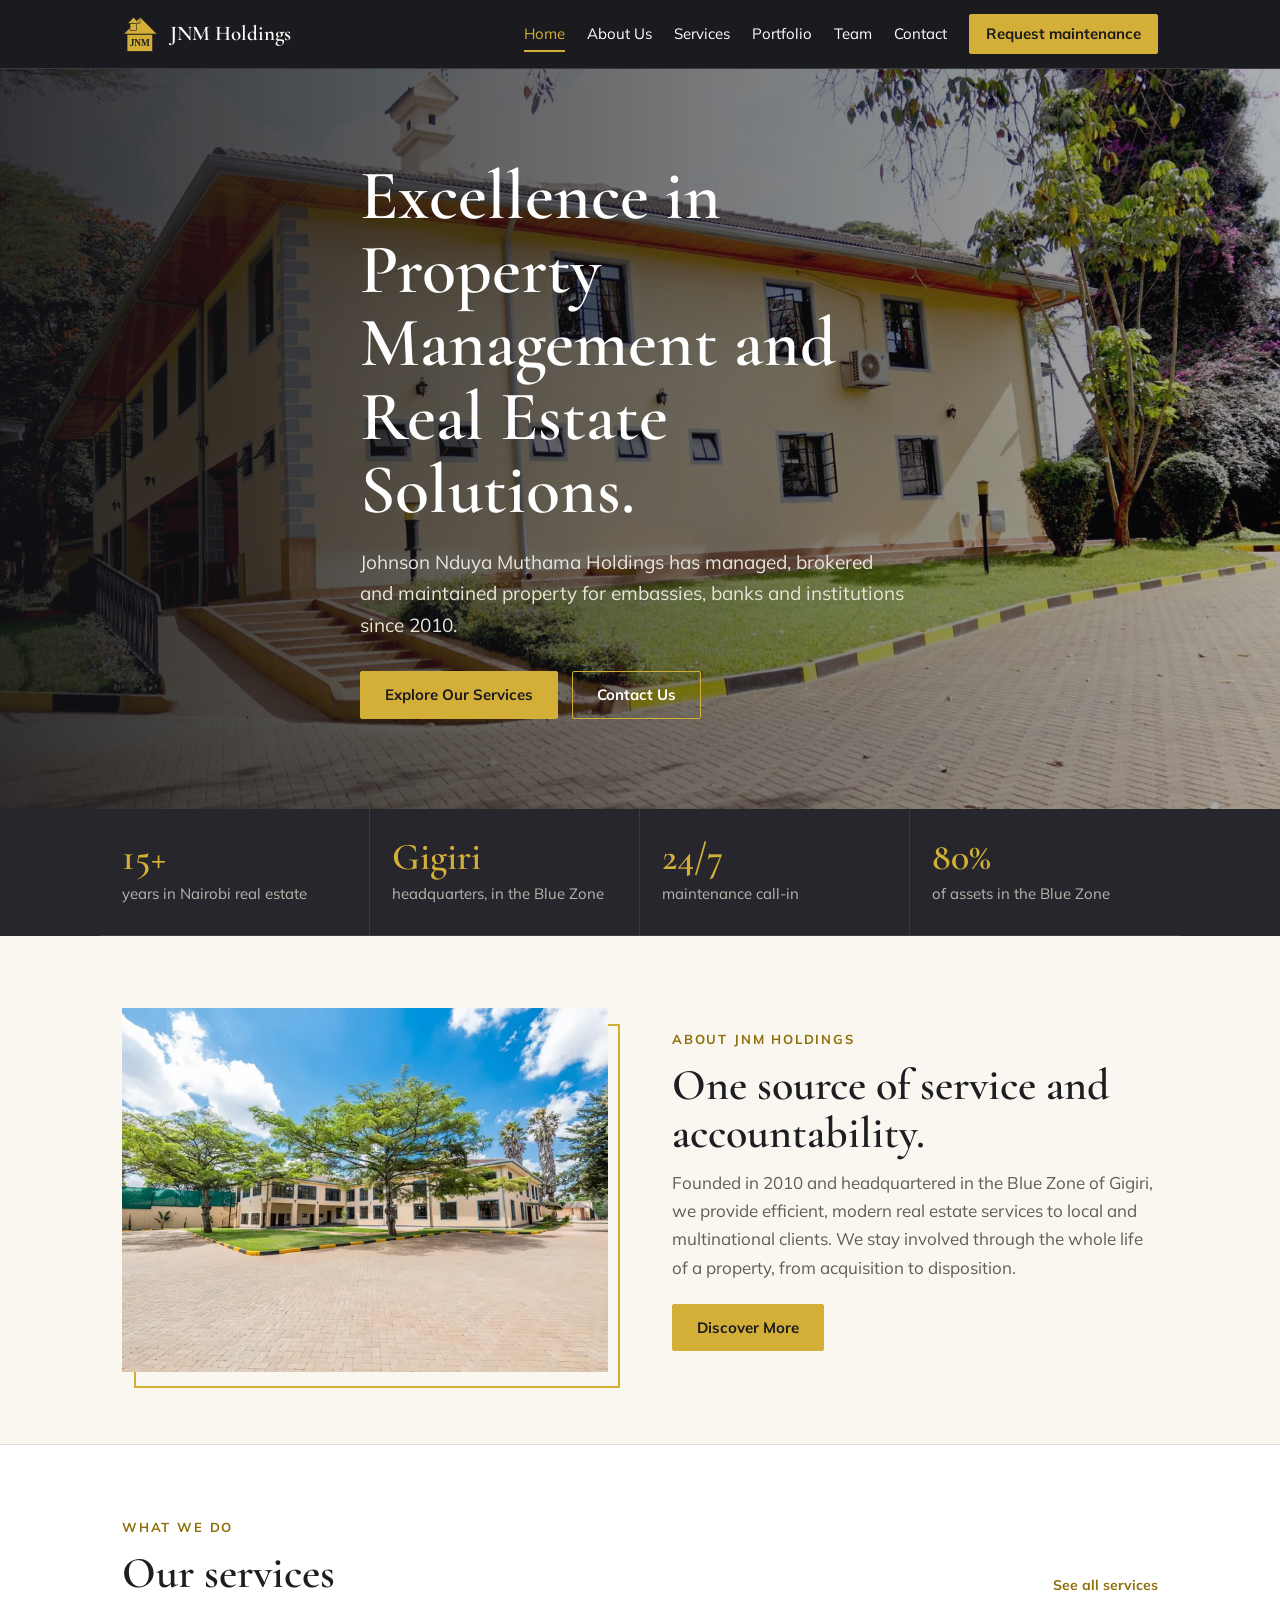
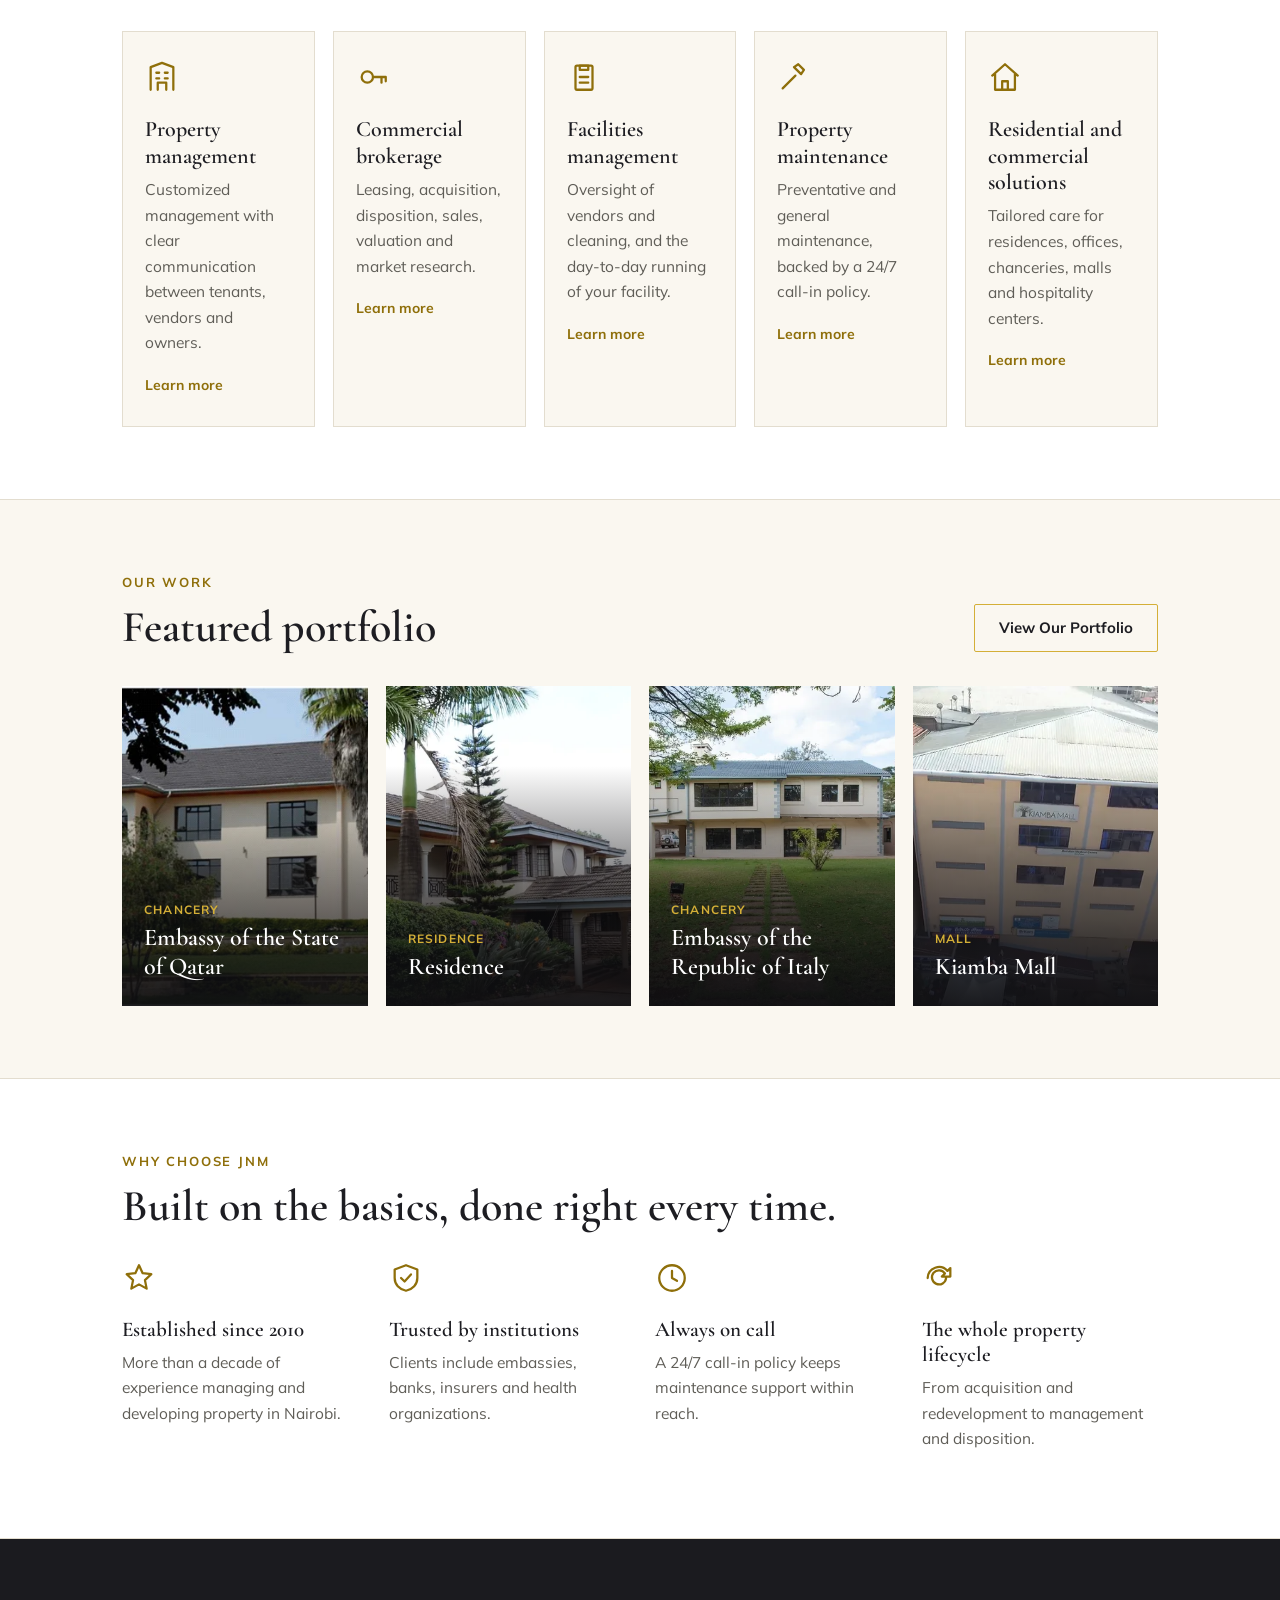
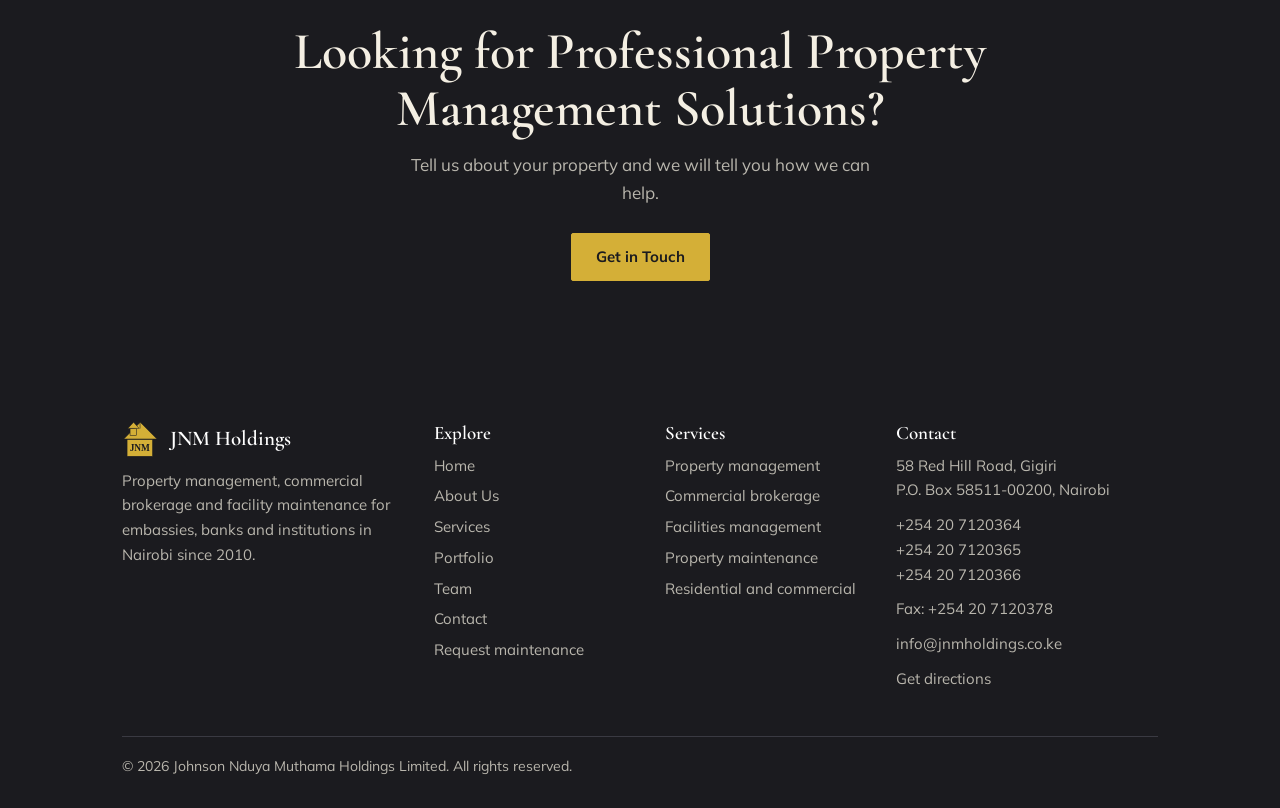
<file: index.html>
<!DOCTYPE html>
<html lang="en">
<head>
<meta charset="utf-8">
<meta name="viewport" content="width=device-width, initial-scale=1">
<title>JNM Holdings | Property Management and Real Estate in Nairobi</title>
<meta name="description" content="Johnson Nduya Muthama Holdings Limited: property management, commercial brokerage and facility maintenance for embassies, banks and institutions in Nairobi since 2010.">
<meta name="theme-color" content="#1b1b1f">
<meta property="og:title" content="JNM Holdings | Property Management and Real Estate in Nairobi">
<meta property="og:description" content="Johnson Nduya Muthama Holdings Limited: property management, commercial brokerage and facility maintenance for embassies, banks and institutions in Nairobi since 2010.">
<meta property="og:type" content="website">
<link rel="icon" href="assets/logo.svg" type="image/svg+xml">
<link rel="preconnect" href="https://fonts.googleapis.com">
<link rel="preconnect" href="https://fonts.gstatic.com" crossorigin>
<link href="https://fonts.googleapis.com/css2?family=Cormorant+Garamond:wght@500;600;700&family=Mulish:wght@400;600;700&display=swap" rel="stylesheet">
<link rel="stylesheet" href="css/style.css">
</head>
<body>
<a class="skip" href="#main">Skip to content</a>
<svg width="0" height="0" style="position:absolute" aria-hidden="true" focusable="false"><symbol id="logo" viewBox="-2 -2 199 196"><path class="lg-g" d="M6 94 97 1.5 189 94Z"/><rect class="lg-g" x="40.5" y="37" width="36.5" height="36.5"/><path class="lg-g" d="M28 35.5 60 1.5 91 35.5Z"/><rect class="lg-g" x="24" y="97" width="141" height="92.5"/><path class="lg-l" d="M96 1.5V36"/><text class="lg-t" x="94.5" y="160" text-anchor="middle" textLength="112" lengthAdjust="spacingAndGlyphs" font-family="Georgia,'Times New Roman',serif" font-weight="700" font-size="58">JNM</text></symbol></svg>
<header><div class="wrap bar">
<a class="brand" href="index.html" aria-label="JNM Holdings home"><svg viewBox="-2 -2 199 196" aria-hidden="true" focusable="false"><use href="#logo"/></svg><span>JNM Holdings</span></a>
<button class="menu-btn" type="button" aria-expanded="false" aria-controls="site-nav" aria-label="Open menu"><span></span><span></span><span></span></button>
<nav id="site-nav" aria-label="Main"><a href="index.html" class="on" aria-current="page">Home</a><a href="about.html">About Us</a><a href="services.html">Services</a><a href="portfolio.html">Portfolio</a><a href="team.html">Team</a><a href="contact.html">Contact</a><a class="btn" href="maintenance.html">Request maintenance</a></nav>
</div></header>
<main id="main">
<section class="hero">
<img class="hero-img" src="images/hero-full.webp" srcset="images/hero-card.webp 800w, images/hero-full.webp 1920w" sizes="100vw" width="1920" height="1280" fetchpriority="high" alt="A two-storey JNM-managed building with a tiled roof, set in landscaped gardens in Nairobi">
<div class="wrap hero-in">
<h1 class="rise">Excellence in Property Management and Real Estate Solutions.</h1>
<p class="rise d1">Johnson Nduya Muthama Holdings has managed, brokered and maintained property for embassies, banks and institutions since 2010.</p>
<div class="actions rise d2"><a class="btn" href="services.html">Explore Our Services</a><a class="btn ghost" href="contact.html" style="color:#fff">Contact Us</a></div>
</div></section>

<div class="statband"><div class="wrap facts rv" style="padding:0">
<div><b><span data-count="15" data-suffix="+">15+</span></b><span>years in Nairobi real estate</span></div>
<div><b>Gigiri</b><span>headquarters, in the Blue Zone</span></div>
<div><b>24/7</b><span>maintenance call-in</span></div>
<div><b><span data-count="80" data-suffix="%">80%</span></b><span>of assets in the Blue Zone</span></div>
</div></div>

<section class="sec"><div class="wrap split">
<div class="frame media rv"><img src="images/office-courtyard-card.webp" width="800" height="533" loading="lazy" alt="A two-storey building with cream walls and large windows, set around a lawn and shade trees"></div>
<div class="rv">
<p class="eyebrow">About JNM Holdings</p>
<h2>One source of service and accountability.</h2>
<p class="lead" style="margin-bottom:22px">Founded in 2010 and headquartered in the Blue Zone of Gigiri, we provide efficient, modern real estate services to local and multinational clients. We stay involved through the whole life of a property, from acquisition to disposition.</p>
<a class="btn" href="about.html">Discover More</a>
</div></div></section>

<section class="sec alt"><div class="wrap">
<div class="head rv"><div><p class="eyebrow">What we do</p><h2>Our services</h2></div><a class="more" href="services.html">See all services</a></div>
<div class="svc rv">
<article><svg class="ico" viewBox="0 0 24 24" aria-hidden="true" focusable="false"><path d="M4 21V5l8-3 8 3v16M9 21v-5h6v5M8 9h2M14 9h2M8 13h2M14 13h2"/></svg><h3>Property management</h3><p>Customized management with clear communication between tenants, vendors and owners.</p><a class="more" href="services.html#property-management">Learn more</a></article>
<article><svg class="ico" viewBox="0 0 24 24" aria-hidden="true" focusable="false"><circle cx="8" cy="12" r="4"/><path d="M12 12h9M18 12v4M21 12v3"/></svg><h3>Commercial brokerage</h3><p>Leasing, acquisition, disposition, sales, valuation and market research.</p><a class="more" href="services.html#brokerage">Learn more</a></article>
<article><svg class="ico" viewBox="0 0 24 24" aria-hidden="true" focusable="false"><rect x="6" y="4" width="12" height="17" rx="1"/><path d="M9 4h6v3H9zM9 12h6M9 16h6"/></svg><h3>Facilities management</h3><p>Oversight of vendors and cleaning, and the day-to-day running of your facility.</p><a class="more" href="services.html#facilities">Learn more</a></article>
<article><svg class="ico" viewBox="0 0 24 24" aria-hidden="true" focusable="false"><path d="M4 20l9-9M12 5l3-2 4 4-2 3-5-5z"/></svg><h3>Property maintenance</h3><p>Preventative and general maintenance, backed by a 24/7 call-in policy.</p><a class="more" href="services.html#maintenance">Learn more</a></article>
<article><svg class="ico" viewBox="0 0 24 24" aria-hidden="true" focusable="false"><path d="M3 11l9-8 9 8M5 10v11h14V10M10 21v-6h4v6"/></svg><h3>Residential and commercial solutions</h3><p>Tailored care for residences, offices, chanceries, malls and hospitality centers.</p><a class="more" href="services.html#solutions">Learn more</a></article>
</div></div></section>

<section class="sec"><div class="wrap">
<div class="head rv"><div><p class="eyebrow">Our work</p><h2>Featured portfolio</h2></div><a class="btn ghost" href="portfolio.html">View Our Portfolio</a></div>
<div class="pcards rv">
<a class="pcard" href="portfolio.html"><img src="images/qatar-card.webp" width="800" height="450" loading="lazy" alt="Cream two-storey chancery building with a tall palm in the garden"><span><small>Chancery</small><strong>Embassy of the State of Qatar</strong></span></a>
<a class="pcard" href="portfolio.html"><img src="images/palm-residence-card.webp" width="800" height="450" loading="lazy" alt="A residence with a tiled roof, covered veranda and garage, surrounded by palms and flowering gardens"><span><small>Residence</small><strong>Residence</strong></span></a>
<a class="pcard" href="portfolio.html"><img src="images/chancery-lawn-card.webp" width="800" height="450" loading="lazy" alt="Two-storey chancery behind a lawn with a stone stepping path"><span><small>Chancery</small><strong>Embassy of the Republic of Italy</strong></span></a>
<a class="pcard" href="portfolio.html"><img src="images/kiamba-mall-card.webp" width="800" height="450" loading="lazy" alt="Aerial view of Kiamba Mall in Machakos, a multi-storey commercial building"><span><small>Mall</small><strong>Kiamba Mall</strong></span></a>
</div></div></section>

<section class="sec alt"><div class="wrap">
<div class="rv"><p class="eyebrow">Why choose JNM</p><h2>Built on the basics, done right every time.</h2></div>
<div class="why rv" style="margin-top:30px">
<div><svg class="ico" viewBox="0 0 24 24" aria-hidden="true" focusable="false"><path d="M12 3l2.6 5.6 6.1.7-4.5 4.2 1.2 6L12 16.5 6.6 19.5l1.2-6L3.3 9.3l6.1-.7z"/></svg><h3>Established since 2010</h3><p>More than a decade of experience managing and developing property in Nairobi.</p></div>
<div><svg class="ico" viewBox="0 0 24 24" aria-hidden="true" focusable="false"><path d="M12 3l8 3v6c0 4.5-3.2 8-8 9-4.8-1-8-4.5-8-9V6z"/><path d="M8.5 12l2.5 2.5 4.5-5"/></svg><h3>Trusted by institutions</h3><p>Clients include embassies, banks, insurers and health organizations.</p></div>
<div><svg class="ico" viewBox="0 0 24 24" aria-hidden="true" focusable="false"><circle cx="12" cy="12" r="9"/><path d="M12 7v5l3.5 2"/></svg><h3>Always on call</h3><p>A 24/7 call-in policy keeps maintenance support within reach.</p></div>
<div><svg class="ico" viewBox="0 0 24 24" aria-hidden="true" focusable="false"><path d="M4 12a8 8 0 0 1 14-5l2-2v6h-6l2.2-2.2A5 5 0 1 0 17 12"/></svg><h3>The whole property lifecycle</h3><p>From acquisition and redevelopment to management and disposition.</p></div>
</div></div></section>
<section class="on-dark cta"><div class="wrap rv"><h2>Looking for Professional Property Management Solutions?</h2><p>Tell us about your property and we will tell you how we can help.</p><a class="btn" href="contact.html">Get in Touch</a></div></section>
</main>
<footer><div class="wrap">
<div class="cols">
<div><a class="brand" href="index.html"><svg viewBox="-2 -2 199 196" aria-hidden="true" focusable="false"><use href="#logo"/></svg><span>JNM Holdings</span></a>
<p>Property management, commercial brokerage and facility maintenance for embassies, banks and institutions in Nairobi since 2010.</p></div>
<div><h4>Explore</h4><ul><li><a href="index.html">Home</a></li><li><a href="about.html">About Us</a></li><li><a href="services.html">Services</a></li><li><a href="portfolio.html">Portfolio</a></li><li><a href="team.html">Team</a></li><li><a href="contact.html">Contact</a></li><li><a href="maintenance.html">Request maintenance</a></li></ul></div>
<div><h4>Services</h4><ul>
<li><a href="services.html#property-management">Property management</a></li>
<li><a href="services.html#brokerage">Commercial brokerage</a></li>
<li><a href="services.html#facilities">Facilities management</a></li>
<li><a href="services.html#maintenance">Property maintenance</a></li>
<li><a href="services.html#solutions">Residential and commercial</a></li></ul></div>
<div><h4>Contact</h4>
<p><a href="https://www.google.com/maps/dir/?api=1&destination=58+Red+Hill+Road+Gigiri+Nairobi+Kenya" target="_blank" rel="noopener">58 Red Hill Road, Gigiri<br>P.O. Box 58511-00200, Nairobi</a></p>
<p><a href="tel:+254207120364">+254 20 7120364</a><br><a href="tel:+254207120365">+254 20 7120365</a><br><a href="tel:+254207120366">+254 20 7120366</a></p>
<p>Fax: +254 20 7120378</p>
<p><a href="mailto:info@jnmholdings.co.ke">info@jnmholdings.co.ke</a></p>
<p><a href="https://www.google.com/maps/dir/?api=1&destination=58+Red+Hill+Road+Gigiri+Nairobi+Kenya" target="_blank" rel="noopener">Get directions</a></p></div>
</div>
<div class="copy">&copy; <span data-year>2026</span> Johnson Nduya Muthama Holdings Limited. All rights reserved.</div>
</div></footer>
<script src="js/main.js"></script>
</body>
</html>
</file>
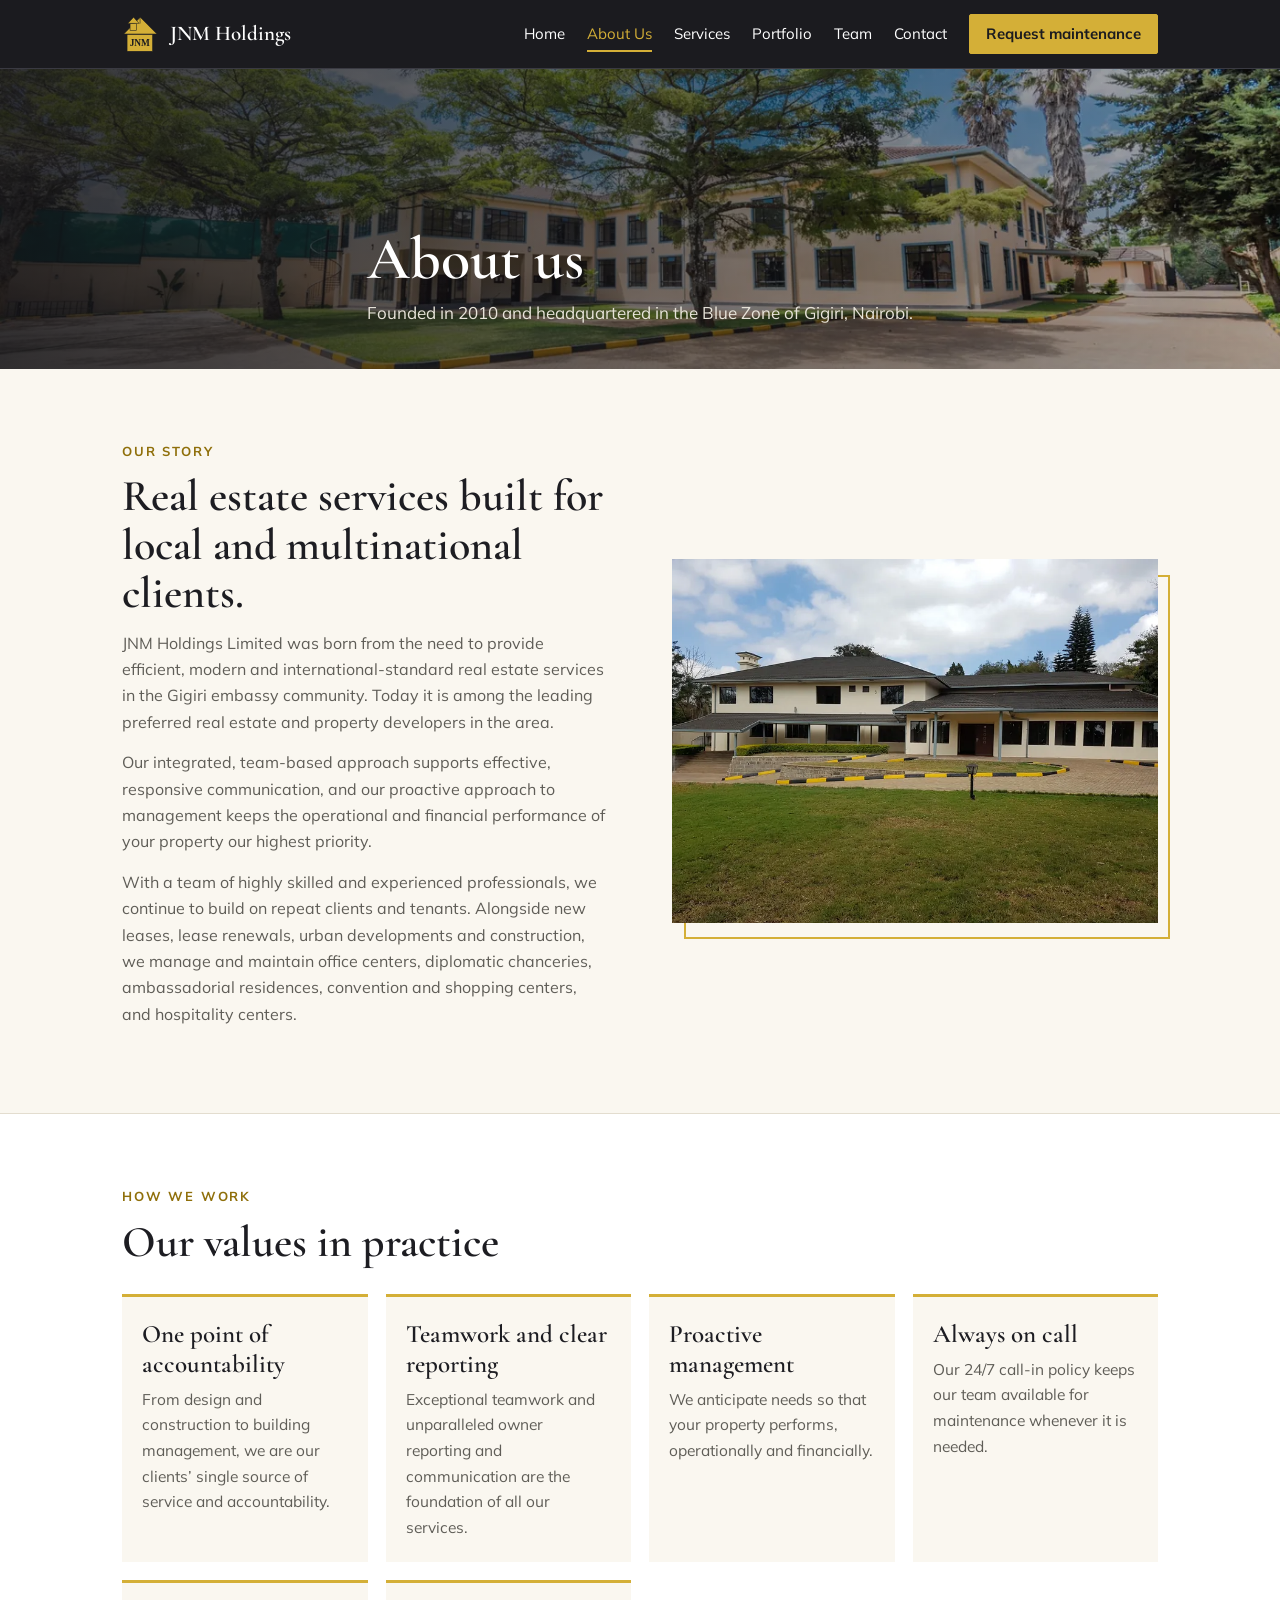
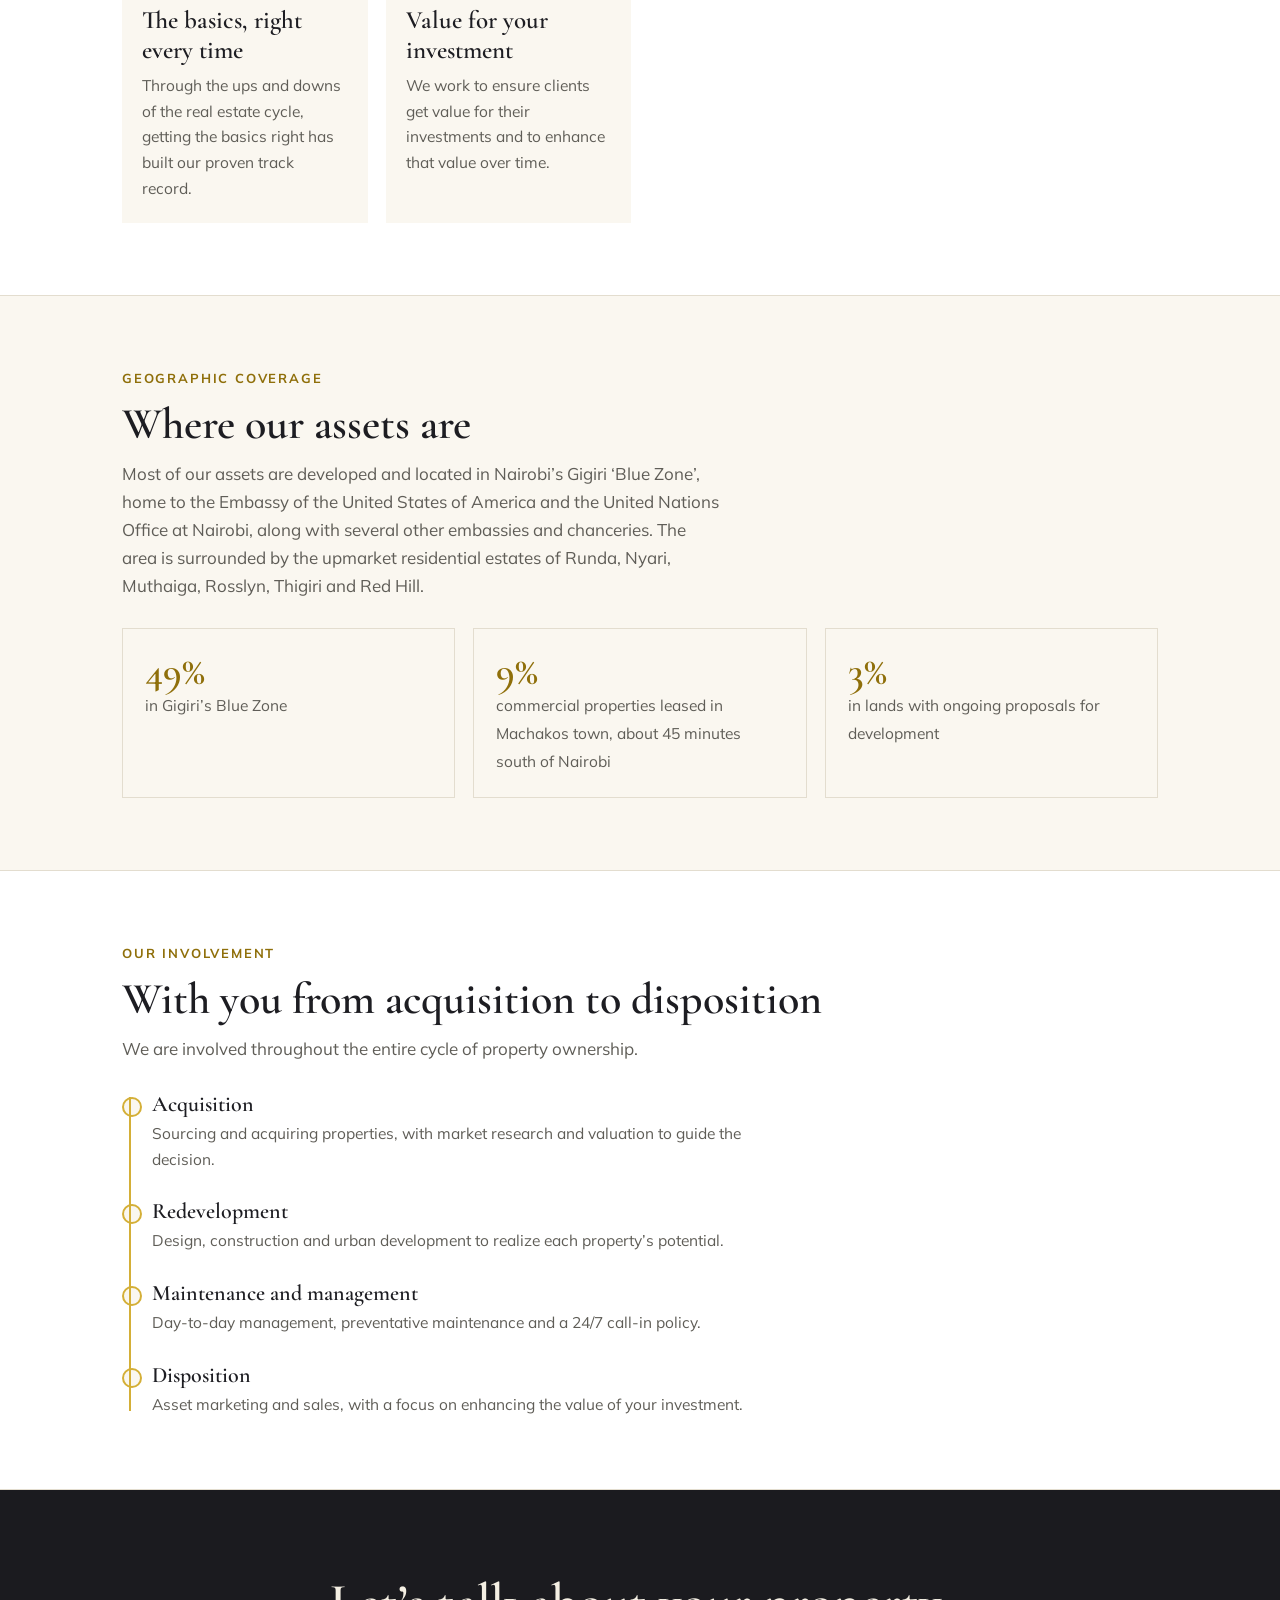
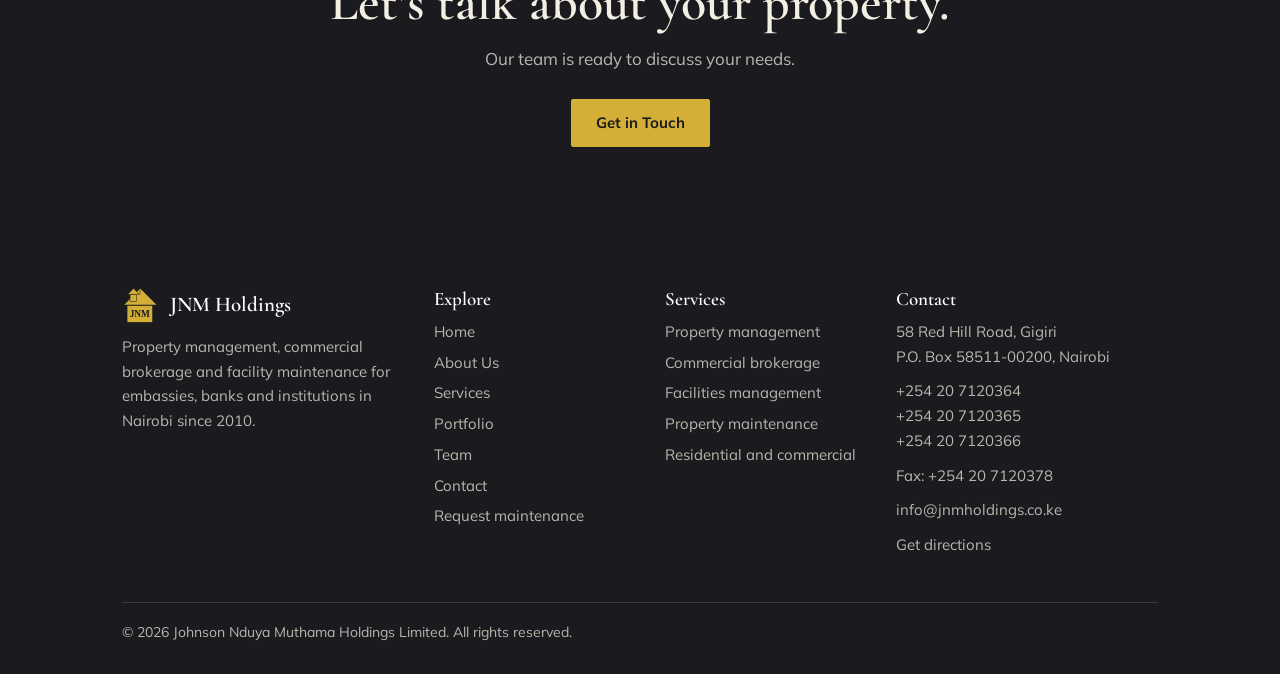
<file: about.html>
<!DOCTYPE html>
<html lang="en">
<head>
<meta charset="utf-8">
<meta name="viewport" content="width=device-width, initial-scale=1">
<title>About Us | JNM Holdings</title>
<meta name="description" content="Learn about Johnson Nduya Muthama Holdings Limited: founded in 2010 and headquartered in Gigiri, Nairobi, serving local and multinational clients.">
<meta name="theme-color" content="#1b1b1f">
<meta property="og:title" content="About Us | JNM Holdings">
<meta property="og:description" content="Learn about Johnson Nduya Muthama Holdings Limited: founded in 2010 and headquartered in Gigiri, Nairobi, serving local and multinational clients.">
<meta property="og:type" content="website">
<link rel="icon" href="assets/logo.svg" type="image/svg+xml">
<link rel="preconnect" href="https://fonts.googleapis.com">
<link rel="preconnect" href="https://fonts.gstatic.com" crossorigin>
<link href="https://fonts.googleapis.com/css2?family=Cormorant+Garamond:wght@500;600;700&family=Mulish:wght@400;600;700&display=swap" rel="stylesheet">
<link rel="stylesheet" href="css/style.css">
</head>
<body>
<a class="skip" href="#main">Skip to content</a>
<svg width="0" height="0" style="position:absolute" aria-hidden="true" focusable="false"><symbol id="logo" viewBox="-2 -2 199 196"><path class="lg-g" d="M6 94 97 1.5 189 94Z"/><rect class="lg-g" x="40.5" y="37" width="36.5" height="36.5"/><path class="lg-g" d="M28 35.5 60 1.5 91 35.5Z"/><rect class="lg-g" x="24" y="97" width="141" height="92.5"/><path class="lg-l" d="M96 1.5V36"/><text class="lg-t" x="94.5" y="160" text-anchor="middle" textLength="112" lengthAdjust="spacingAndGlyphs" font-family="Georgia,'Times New Roman',serif" font-weight="700" font-size="58">JNM</text></symbol></svg>
<header><div class="wrap bar">
<a class="brand" href="index.html" aria-label="JNM Holdings home"><svg viewBox="-2 -2 199 196" aria-hidden="true" focusable="false"><use href="#logo"/></svg><span>JNM Holdings</span></a>
<button class="menu-btn" type="button" aria-expanded="false" aria-controls="site-nav" aria-label="Open menu"><span></span><span></span><span></span></button>
<nav id="site-nav" aria-label="Main"><a href="index.html">Home</a><a href="about.html" class="on" aria-current="page">About Us</a><a href="services.html">Services</a><a href="portfolio.html">Portfolio</a><a href="team.html">Team</a><a href="contact.html">Contact</a><a class="btn" href="maintenance.html">Request maintenance</a></nav>
</div></header>
<main id="main">
<section class="banner"><img src="images/office-courtyard-full.webp" alt="" fetchpriority="high"><div class="wrap"><h1 class="rise">About us</h1><p class="rise d1">Founded in 2010 and headquartered in the Blue Zone of Gigiri, Nairobi.</p></div></section>
<section class="sec"><div class="wrap split">
<div class="rv"><p class="eyebrow">Our story</p><h2>Real estate services built for local and multinational clients.</h2>
<p class="muted">JNM Holdings Limited was born from the need to provide efficient, modern and international-standard real estate services in the Gigiri embassy community. Today it is among the leading preferred real estate and property developers in the area.</p>
<p class="muted">Our integrated, team-based approach supports effective, responsive communication, and our proactive approach to management keeps the operational and financial performance of your property our highest priority.</p>
<p class="muted">With a team of highly skilled and experienced professionals, we continue to build on repeat clients and tenants. Alongside new leases, lease renewals, urban developments and construction, we manage and maintain office centers, diplomatic chanceries, ambassadorial residences, convention and shopping centers, and hospitality centers.</p></div>
<div class="frame media rv"><img src="images/lawn-building-card.webp" width="800" height="600" loading="lazy" alt="A large two-storey building with a wide manicured lawn in front"></div>
</div></section>

<section class="sec alt"><div class="wrap">
<div class="rv"><p class="eyebrow">How we work</p><h2>Our values in practice</h2></div>
<div class="vals rv" style="margin-top:28px">
<article><h3>One point of accountability</h3><p>From design and construction to building management, we are our clients&rsquo; single source of service and accountability.</p></article>
<article><h3>Teamwork and clear reporting</h3><p>Exceptional teamwork and unparalleled owner reporting and communication are the foundation of all our services.</p></article>
<article><h3>Proactive management</h3><p>We anticipate needs so that your property performs, operationally and financially.</p></article>
<article><h3>Always on call</h3><p>Our 24/7 call-in policy keeps our team available for maintenance whenever it is needed.</p></article>
<article><h3>The basics, right every time</h3><p>Through the ups and downs of the real estate cycle, getting the basics right has built our proven track record.</p></article>
<article><h3>Value for your investment</h3><p>We work to ensure clients get value for their investments and to enhance that value over time.</p></article>
</div></div></section>

<section class="sec"><div class="wrap">
<div class="rv"><p class="eyebrow">Geographic coverage</p><h2>Where our assets are</h2>
<p class="lead">Most of our assets are developed and located in Nairobi&rsquo;s Gigiri &lsquo;Blue Zone&rsquo;, home to the Embassy of the United States of America and the United Nations Office at Nairobi, along with several other embassies and chanceries. The area is surrounded by the upmarket residential estates of Runda, Nyari, Muthaiga, Rosslyn, Thigiri and Red Hill.</p></div>
<div class="pie rv">
<div><b><span data-count="80" data-suffix="%">80%</span></b><span>in Gigiri&rsquo;s Blue Zone</span></div>
<div><b><span data-count="15" data-suffix="%">15%</span></b><span>commercial properties leased in Machakos town, about 45 minutes south of Nairobi</span></div>
<div><b><span data-count="5" data-suffix="%">5%</span></b><span>in lands with ongoing proposals for development</span></div>
</div></div></section>

<section class="sec alt"><div class="wrap">
<div class="rv"><p class="eyebrow">Our involvement</p><h2>With you from acquisition to disposition</h2>
<p class="lead">We are involved throughout the entire cycle of property ownership.</p></div>
<ol class="timeline">
<li><b>Acquisition</b><p>Sourcing and acquiring properties, with market research and valuation to guide the decision.</p></li>
<li><b>Redevelopment</b><p>Design, construction and urban development to realize each property&rsquo;s potential.</p></li>
<li><b>Maintenance and management</b><p>Day-to-day management, preventative maintenance and a 24/7 call-in policy.</p></li>
<li><b>Disposition</b><p>Asset marketing and sales, with a focus on enhancing the value of your investment.</p></li>
</ol></div></section>
<section class="on-dark cta"><div class="wrap rv"><h2>Let&rsquo;s talk about your property.</h2><p>Our team is ready to discuss your needs.</p><a class="btn" href="contact.html">Get in Touch</a></div></section>
</main>
<footer><div class="wrap">
<div class="cols">
<div><a class="brand" href="index.html"><svg viewBox="-2 -2 199 196" aria-hidden="true" focusable="false"><use href="#logo"/></svg><span>JNM Holdings</span></a>
<p>Property management, commercial brokerage and facility maintenance for embassies, banks and institutions in Nairobi since 2010.</p></div>
<div><h4>Explore</h4><ul><li><a href="index.html">Home</a></li><li><a href="about.html">About Us</a></li><li><a href="services.html">Services</a></li><li><a href="portfolio.html">Portfolio</a></li><li><a href="team.html">Team</a></li><li><a href="contact.html">Contact</a></li><li><a href="maintenance.html">Request maintenance</a></li></ul></div>
<div><h4>Services</h4><ul>
<li><a href="services.html#property-management">Property management</a></li>
<li><a href="services.html#brokerage">Commercial brokerage</a></li>
<li><a href="services.html#facilities">Facilities management</a></li>
<li><a href="services.html#maintenance">Property maintenance</a></li>
<li><a href="services.html#solutions">Residential and commercial</a></li></ul></div>
<div><h4>Contact</h4>
<p><a href="https://www.google.com/maps/dir/?api=1&destination=58+Red+Hill+Road+Gigiri+Nairobi+Kenya" target="_blank" rel="noopener">58 Red Hill Road, Gigiri<br>P.O. Box 58511-00200, Nairobi</a></p>
<p><a href="tel:+254207120364">+254 20 7120364</a><br><a href="tel:+254207120365">+254 20 7120365</a><br><a href="tel:+254207120366">+254 20 7120366</a></p>
<p>Fax: +254 20 7120378</p>
<p><a href="mailto:info@jnmholdings.co.ke">info@jnmholdings.co.ke</a></p>
<p><a href="https://www.google.com/maps/dir/?api=1&destination=58+Red+Hill+Road+Gigiri+Nairobi+Kenya" target="_blank" rel="noopener">Get directions</a></p></div>
</div>
<div class="copy">&copy; <span data-year>2026</span> Johnson Nduya Muthama Holdings Limited. All rights reserved.</div>
</div></footer>
<script src="js/main.js"></script>
</body>
</html>
</file>
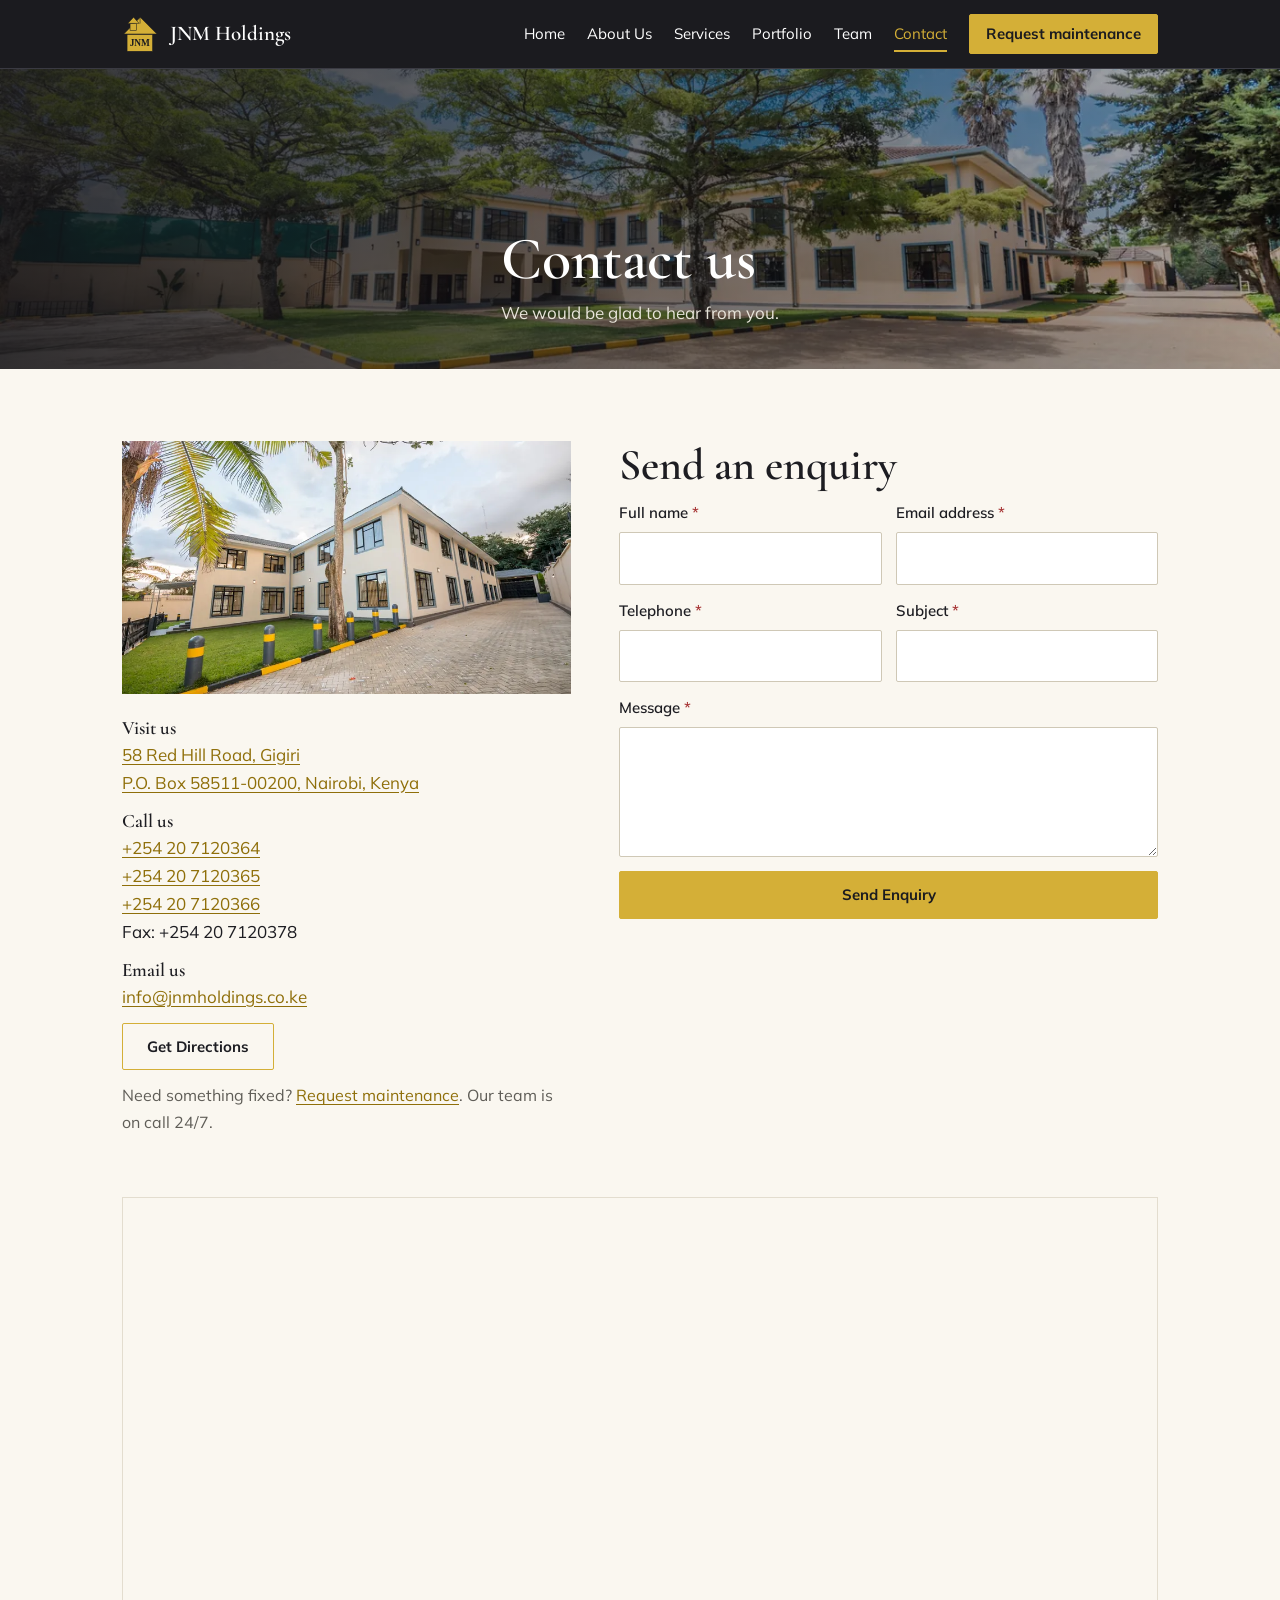
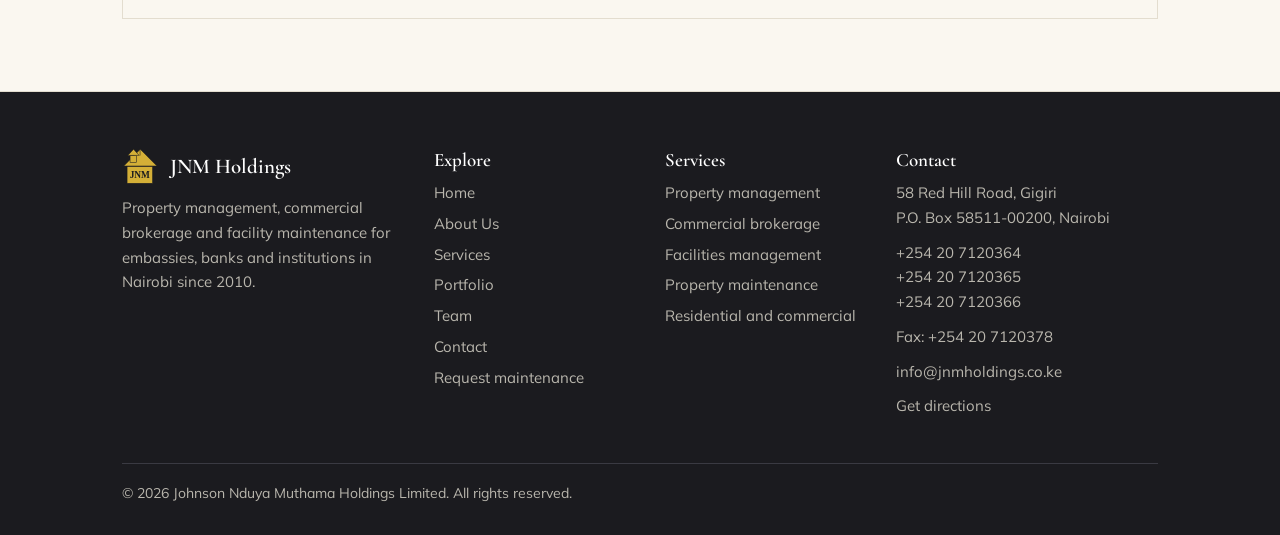
<file: contact.html>
<!DOCTYPE html>
<html lang="en">
<head>
<meta charset="utf-8">
<meta name="viewport" content="width=device-width, initial-scale=1">
<title>Contact | JNM Holdings</title>
<meta name="description" content="Contact JNM Holdings at 58 Red Hill Road, Gigiri, Nairobi. Call, email or send an enquiry.">
<meta name="theme-color" content="#1b1b1f">
<meta property="og:title" content="Contact | JNM Holdings">
<meta property="og:description" content="Contact JNM Holdings at 58 Red Hill Road, Gigiri, Nairobi. Call, email or send an enquiry.">
<meta property="og:type" content="website">
<link rel="icon" href="assets/logo.svg" type="image/svg+xml">
<link rel="preconnect" href="https://fonts.googleapis.com">
<link rel="preconnect" href="https://fonts.gstatic.com" crossorigin>
<link href="https://fonts.googleapis.com/css2?family=Cormorant+Garamond:wght@500;600;700&family=Mulish:wght@400;600;700&display=swap" rel="stylesheet">
<link rel="stylesheet" href="css/style.css">
</head>
<body>
<a class="skip" href="#main">Skip to content</a>
<svg width="0" height="0" style="position:absolute" aria-hidden="true" focusable="false"><symbol id="logo" viewBox="-2 -2 199 196"><path class="lg-g" d="M6 94 97 1.5 189 94Z"/><rect class="lg-g" x="40.5" y="37" width="36.5" height="36.5"/><path class="lg-g" d="M28 35.5 60 1.5 91 35.5Z"/><rect class="lg-g" x="24" y="97" width="141" height="92.5"/><path class="lg-l" d="M96 1.5V36"/><text class="lg-t" x="94.5" y="160" text-anchor="middle" textLength="112" lengthAdjust="spacingAndGlyphs" font-family="Georgia,'Times New Roman',serif" font-weight="700" font-size="58">JNM</text></symbol></svg>
<header><div class="wrap bar">
<a class="brand" href="index.html" aria-label="JNM Holdings home"><svg viewBox="-2 -2 199 196" aria-hidden="true" focusable="false"><use href="#logo"/></svg><span>JNM Holdings</span></a>
<button class="menu-btn" type="button" aria-expanded="false" aria-controls="site-nav" aria-label="Open menu"><span></span><span></span><span></span></button>
<nav id="site-nav" aria-label="Main"><a href="index.html">Home</a><a href="about.html">About Us</a><a href="services.html">Services</a><a href="portfolio.html">Portfolio</a><a href="team.html">Team</a><a href="contact.html" class="on" aria-current="page">Contact</a><a class="btn" href="maintenance.html">Request maintenance</a></nav>
</div></header>
<main id="main">
<section class="banner"><img src="images/office-courtyard-full.webp" alt="" fetchpriority="high"><div class="wrap"><h1 class="rise">Contact us</h1><p class="rise d1">We would be glad to hear from you.</p></div></section>
<section class="sec"><div class="wrap">
<div class="cgrid">
<div class="cinfo rv">
<figure class="premises"><img src="images/office-building-card.webp" width="800" height="533" loading="lazy" alt="A two-storey office building with a landscaped driveway"></figure>
<p><b>Visit us</b><a href="https://www.google.com/maps/dir/?api=1&destination=58+Red+Hill+Road+Gigiri+Nairobi+Kenya" target="_blank" rel="noopener">58 Red Hill Road, Gigiri<br>P.O. Box 58511-00200, Nairobi, Kenya</a></p>
<p><b>Call us</b><a href="tel:+254207120364">+254 20 7120364</a><br><a href="tel:+254207120365">+254 20 7120365</a><br><a href="tel:+254207120366">+254 20 7120366</a><br>Fax: +254 20 7120378</p>
<p><b>Email us</b><a href="mailto:info@jnmholdings.co.ke">info@jnmholdings.co.ke</a></p>
<p><a class="btn ghost" style="color:var(--text)" href="https://www.google.com/maps/dir/?api=1&destination=58+Red+Hill+Road+Gigiri+Nairobi+Kenya" target="_blank" rel="noopener">Get Directions</a></p>
<p class="muted">Need something fixed? <a href="maintenance.html">Request maintenance</a>. Our team is on call 24/7.</p>
</div>
<div class="rv"><h2>Send an enquiry</h2>
<form action="https://formspree.io/f/moeepqnz" method="POST" data-msg="Thank you. We have your enquiry and will reply soon.">
<input type="hidden" name="_subject" value="New enquiry from the JNM website"><input class="hp" type="text" name="_gotcha" tabindex="-1" autocomplete="off" aria-hidden="true">
<div class="two"><label>Full name <span class="req">*</span><input name="name" autocomplete="name" required></label>
<label>Email address <span class="req">*</span><input type="email" name="email" autocomplete="email" required></label></div>
<div class="two"><label>Telephone <span class="req">*</span><input type="tel" name="phone" autocomplete="tel" pattern="[0-9+()\s\-]{7,20}" title="Digits, spaces, + and dashes only" required></label>
<label>Subject <span class="req">*</span><input name="subject" required></label></div>
<label>Message <span class="req">*</span><textarea name="message" required></textarea></label>
<button class="btn" type="submit">Send Enquiry</button><div class="status" role="status" aria-live="polite"></div></form></div>
</div>
<div class="map rv"><iframe title="Map showing JNM Holdings at 58 Red Hill Road, Gigiri, Nairobi" src="https://maps.google.com/maps?q=58%20Red%20Hill%20Road%2C%20Gigiri%2C%20Nairobi%2C%20Kenya&output=embed" loading="lazy" referrerpolicy="no-referrer-when-downgrade" allowfullscreen></iframe></div>
</div></section>
</main>
<footer><div class="wrap">
<div class="cols">
<div><a class="brand" href="index.html"><svg viewBox="-2 -2 199 196" aria-hidden="true" focusable="false"><use href="#logo"/></svg><span>JNM Holdings</span></a>
<p>Property management, commercial brokerage and facility maintenance for embassies, banks and institutions in Nairobi since 2010.</p></div>
<div><h4>Explore</h4><ul><li><a href="index.html">Home</a></li><li><a href="about.html">About Us</a></li><li><a href="services.html">Services</a></li><li><a href="portfolio.html">Portfolio</a></li><li><a href="team.html">Team</a></li><li><a href="contact.html">Contact</a></li><li><a href="maintenance.html">Request maintenance</a></li></ul></div>
<div><h4>Services</h4><ul>
<li><a href="services.html#property-management">Property management</a></li>
<li><a href="services.html#brokerage">Commercial brokerage</a></li>
<li><a href="services.html#facilities">Facilities management</a></li>
<li><a href="services.html#maintenance">Property maintenance</a></li>
<li><a href="services.html#solutions">Residential and commercial</a></li></ul></div>
<div><h4>Contact</h4>
<p><a href="https://www.google.com/maps/dir/?api=1&destination=58+Red+Hill+Road+Gigiri+Nairobi+Kenya" target="_blank" rel="noopener">58 Red Hill Road, Gigiri<br>P.O. Box 58511-00200, Nairobi</a></p>
<p><a href="tel:+254207120364">+254 20 7120364</a><br><a href="tel:+254207120365">+254 20 7120365</a><br><a href="tel:+254207120366">+254 20 7120366</a></p>
<p>Fax: +254 20 7120378</p>
<p><a href="mailto:info@jnmholdings.co.ke">info@jnmholdings.co.ke</a></p>
<p><a href="https://www.google.com/maps/dir/?api=1&destination=58+Red+Hill+Road+Gigiri+Nairobi+Kenya" target="_blank" rel="noopener">Get directions</a></p></div>
</div>
<div class="copy">&copy; <span data-year>2026</span> Johnson Nduya Muthama Holdings Limited. All rights reserved.</div>
</div></footer>
<script src="js/main.js"></script>
</body>
</html>
</file>
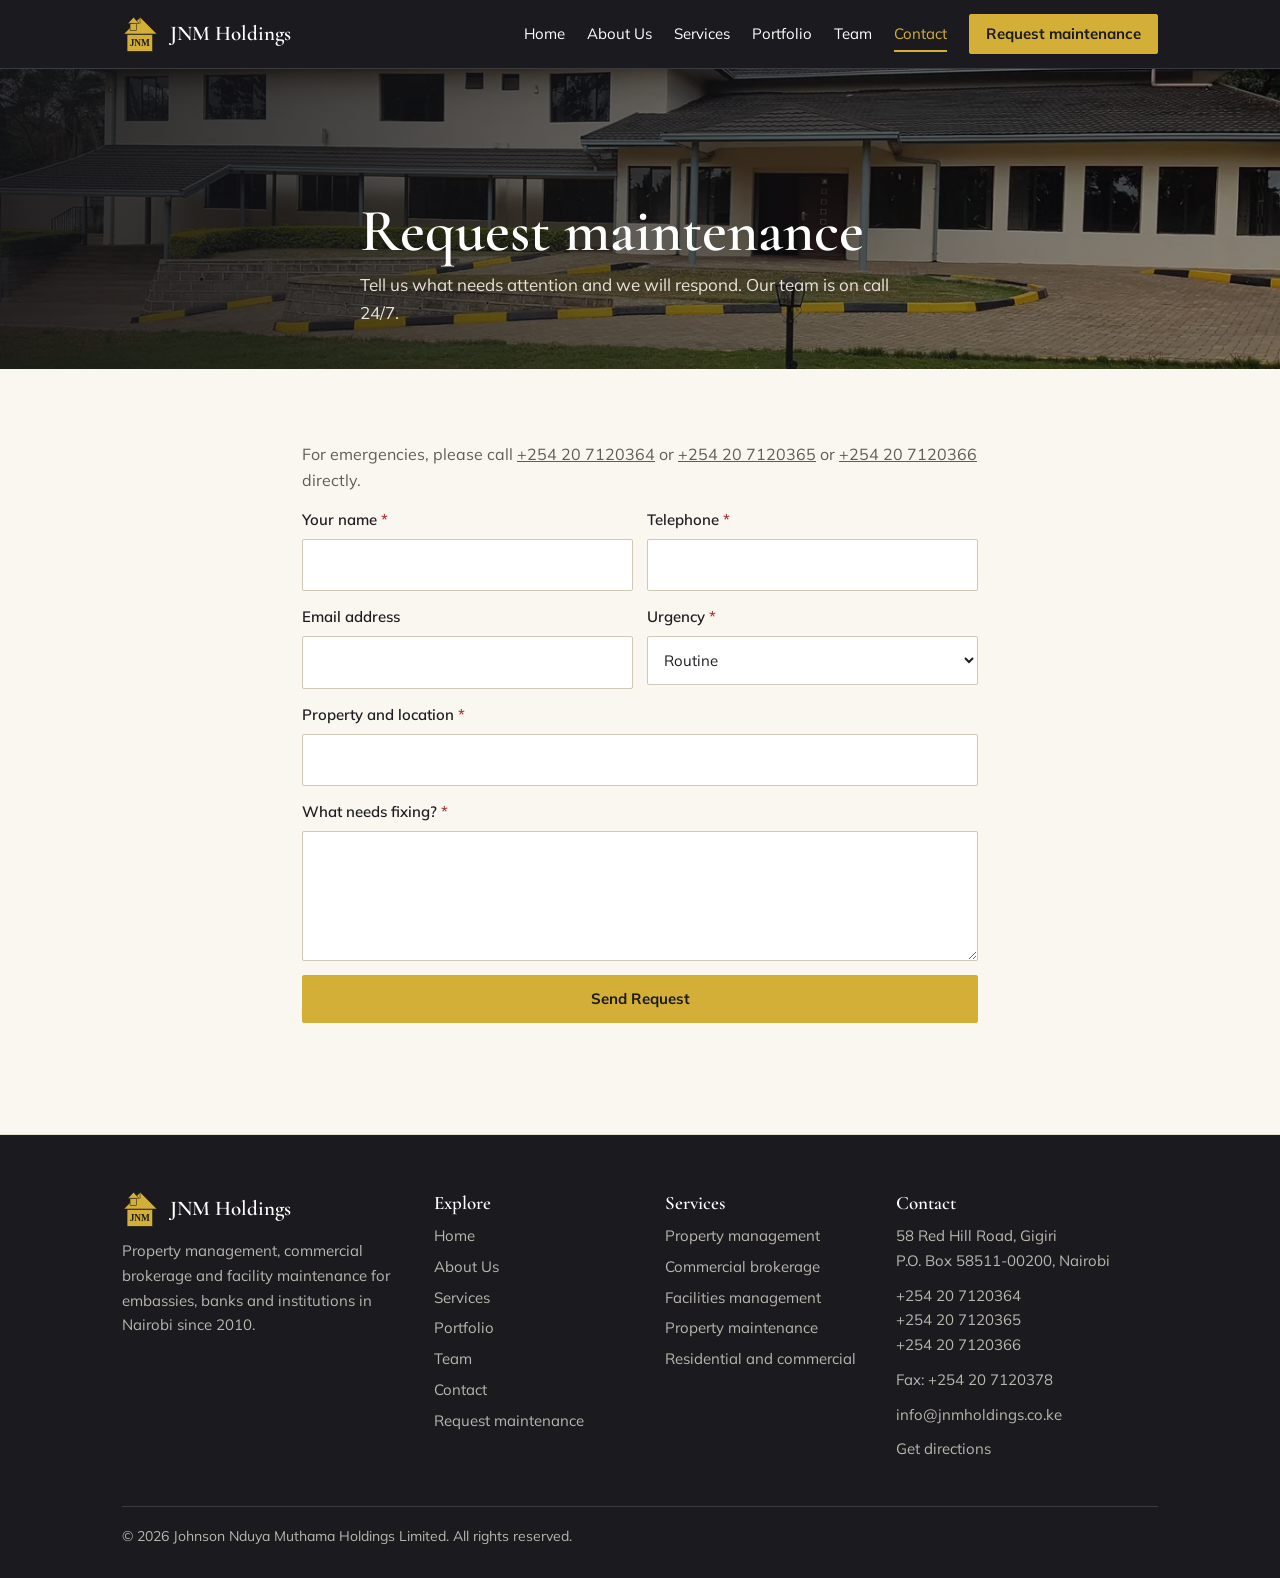
<file: maintenance.html>
<!DOCTYPE html>
<html lang="en">
<head>
<meta charset="utf-8">
<meta name="viewport" content="width=device-width, initial-scale=1">
<title>Request Maintenance | JNM Holdings</title>
<meta name="description" content="Request maintenance for your property from JNM Holdings. Our team is on call 24/7.">
<meta name="theme-color" content="#1b1b1f">
<meta property="og:title" content="Request Maintenance | JNM Holdings">
<meta property="og:description" content="Request maintenance for your property from JNM Holdings. Our team is on call 24/7.">
<meta property="og:type" content="website">
<link rel="icon" href="assets/logo.svg" type="image/svg+xml">
<link rel="preconnect" href="https://fonts.googleapis.com">
<link rel="preconnect" href="https://fonts.gstatic.com" crossorigin>
<link href="https://fonts.googleapis.com/css2?family=Cormorant+Garamond:wght@500;600;700&family=Mulish:wght@400;600;700&display=swap" rel="stylesheet">
<link rel="stylesheet" href="css/style.css">
</head>
<body>
<a class="skip" href="#main">Skip to content</a>
<svg width="0" height="0" style="position:absolute" aria-hidden="true" focusable="false"><symbol id="logo" viewBox="-2 -2 199 196"><path class="lg-g" d="M6 94 97 1.5 189 94Z"/><rect class="lg-g" x="40.5" y="37" width="36.5" height="36.5"/><path class="lg-g" d="M28 35.5 60 1.5 91 35.5Z"/><rect class="lg-g" x="24" y="97" width="141" height="92.5"/><path class="lg-l" d="M96 1.5V36"/><text class="lg-t" x="94.5" y="160" text-anchor="middle" textLength="112" lengthAdjust="spacingAndGlyphs" font-family="Georgia,'Times New Roman',serif" font-weight="700" font-size="58">JNM</text></symbol></svg>
<header><div class="wrap bar">
<a class="brand" href="index.html" aria-label="JNM Holdings home"><svg viewBox="-2 -2 199 196" aria-hidden="true" focusable="false"><use href="#logo"/></svg><span>JNM Holdings</span></a>
<button class="menu-btn" type="button" aria-expanded="false" aria-controls="site-nav" aria-label="Open menu"><span></span><span></span><span></span></button>
<nav id="site-nav" aria-label="Main"><a href="index.html">Home</a><a href="about.html">About Us</a><a href="services.html">Services</a><a href="portfolio.html">Portfolio</a><a href="team.html">Team</a><a href="contact.html" class="on" aria-current="page">Contact</a><a class="btn" href="maintenance.html">Request maintenance</a></nav>
</div></header>
<main id="main">
<section class="banner"><img src="images/lawn-building-full.webp" alt="" fetchpriority="high"><div class="wrap"><h1 class="rise">Request maintenance</h1><p class="rise d1">Tell us what needs attention and we will respond. Our team is on call 24/7.</p></div></section>
<section class="sec"><div class="wrap" style="max-width:720px">
<p class="muted rv">For emergencies, please call <a href="tel:+254207120364">+254 20 7120364</a> or <a href="tel:+254207120365">+254 20 7120365</a> or <a href="tel:+254207120366">+254 20 7120366</a> directly.</p>
<form class="rv" action="https://formspree.io/f/moeepqnz" method="POST" data-msg="Request received. Our team will be in touch.">
<input type="hidden" name="_subject" value="New maintenance request from the JNM website"><input class="hp" type="text" name="_gotcha" tabindex="-1" autocomplete="off" aria-hidden="true">
<div class="two"><label>Your name <span class="req">*</span><input name="name" autocomplete="name" required></label>
<label>Telephone <span class="req">*</span><input type="tel" name="phone" autocomplete="tel" pattern="[0-9+()\s\-]{7,20}" title="Digits, spaces, + and dashes only" required></label></div>
<div class="two"><label>Email address<input type="email" name="email" autocomplete="email"></label>
<label>Urgency <span class="req">*</span><select name="urgency" required><option>Routine</option><option>Soon, within a few days</option><option>Urgent, today</option></select></label></div>
<label>Property and location <span class="req">*</span><input name="property" required></label>
<label>What needs fixing? <span class="req">*</span><textarea name="details" required></textarea></label>
<button class="btn" type="submit">Send Request</button><div class="status" role="status" aria-live="polite"></div></form>
</div></section>
</main>
<footer><div class="wrap">
<div class="cols">
<div><a class="brand" href="index.html"><svg viewBox="-2 -2 199 196" aria-hidden="true" focusable="false"><use href="#logo"/></svg><span>JNM Holdings</span></a>
<p>Property management, commercial brokerage and facility maintenance for embassies, banks and institutions in Nairobi since 2010.</p></div>
<div><h4>Explore</h4><ul><li><a href="index.html">Home</a></li><li><a href="about.html">About Us</a></li><li><a href="services.html">Services</a></li><li><a href="portfolio.html">Portfolio</a></li><li><a href="team.html">Team</a></li><li><a href="contact.html">Contact</a></li><li><a href="maintenance.html">Request maintenance</a></li></ul></div>
<div><h4>Services</h4><ul>
<li><a href="services.html#property-management">Property management</a></li>
<li><a href="services.html#brokerage">Commercial brokerage</a></li>
<li><a href="services.html#facilities">Facilities management</a></li>
<li><a href="services.html#maintenance">Property maintenance</a></li>
<li><a href="services.html#solutions">Residential and commercial</a></li></ul></div>
<div><h4>Contact</h4>
<p><a href="https://www.google.com/maps/dir/?api=1&destination=58+Red+Hill+Road+Gigiri+Nairobi+Kenya" target="_blank" rel="noopener">58 Red Hill Road, Gigiri<br>P.O. Box 58511-00200, Nairobi</a></p>
<p><a href="tel:+254207120364">+254 20 7120364</a><br><a href="tel:+254207120365">+254 20 7120365</a><br><a href="tel:+254207120366">+254 20 7120366</a></p>
<p>Fax: +254 20 7120378</p>
<p><a href="mailto:info@jnmholdings.co.ke">info@jnmholdings.co.ke</a></p>
<p><a href="https://www.google.com/maps/dir/?api=1&destination=58+Red+Hill+Road+Gigiri+Nairobi+Kenya" target="_blank" rel="noopener">Get directions</a></p></div>
</div>
<div class="copy">&copy; <span data-year>2026</span> Johnson Nduya Muthama Holdings Limited. All rights reserved.</div>
</div></footer>
<script src="js/main.js"></script>
</body>
</html>
</file>
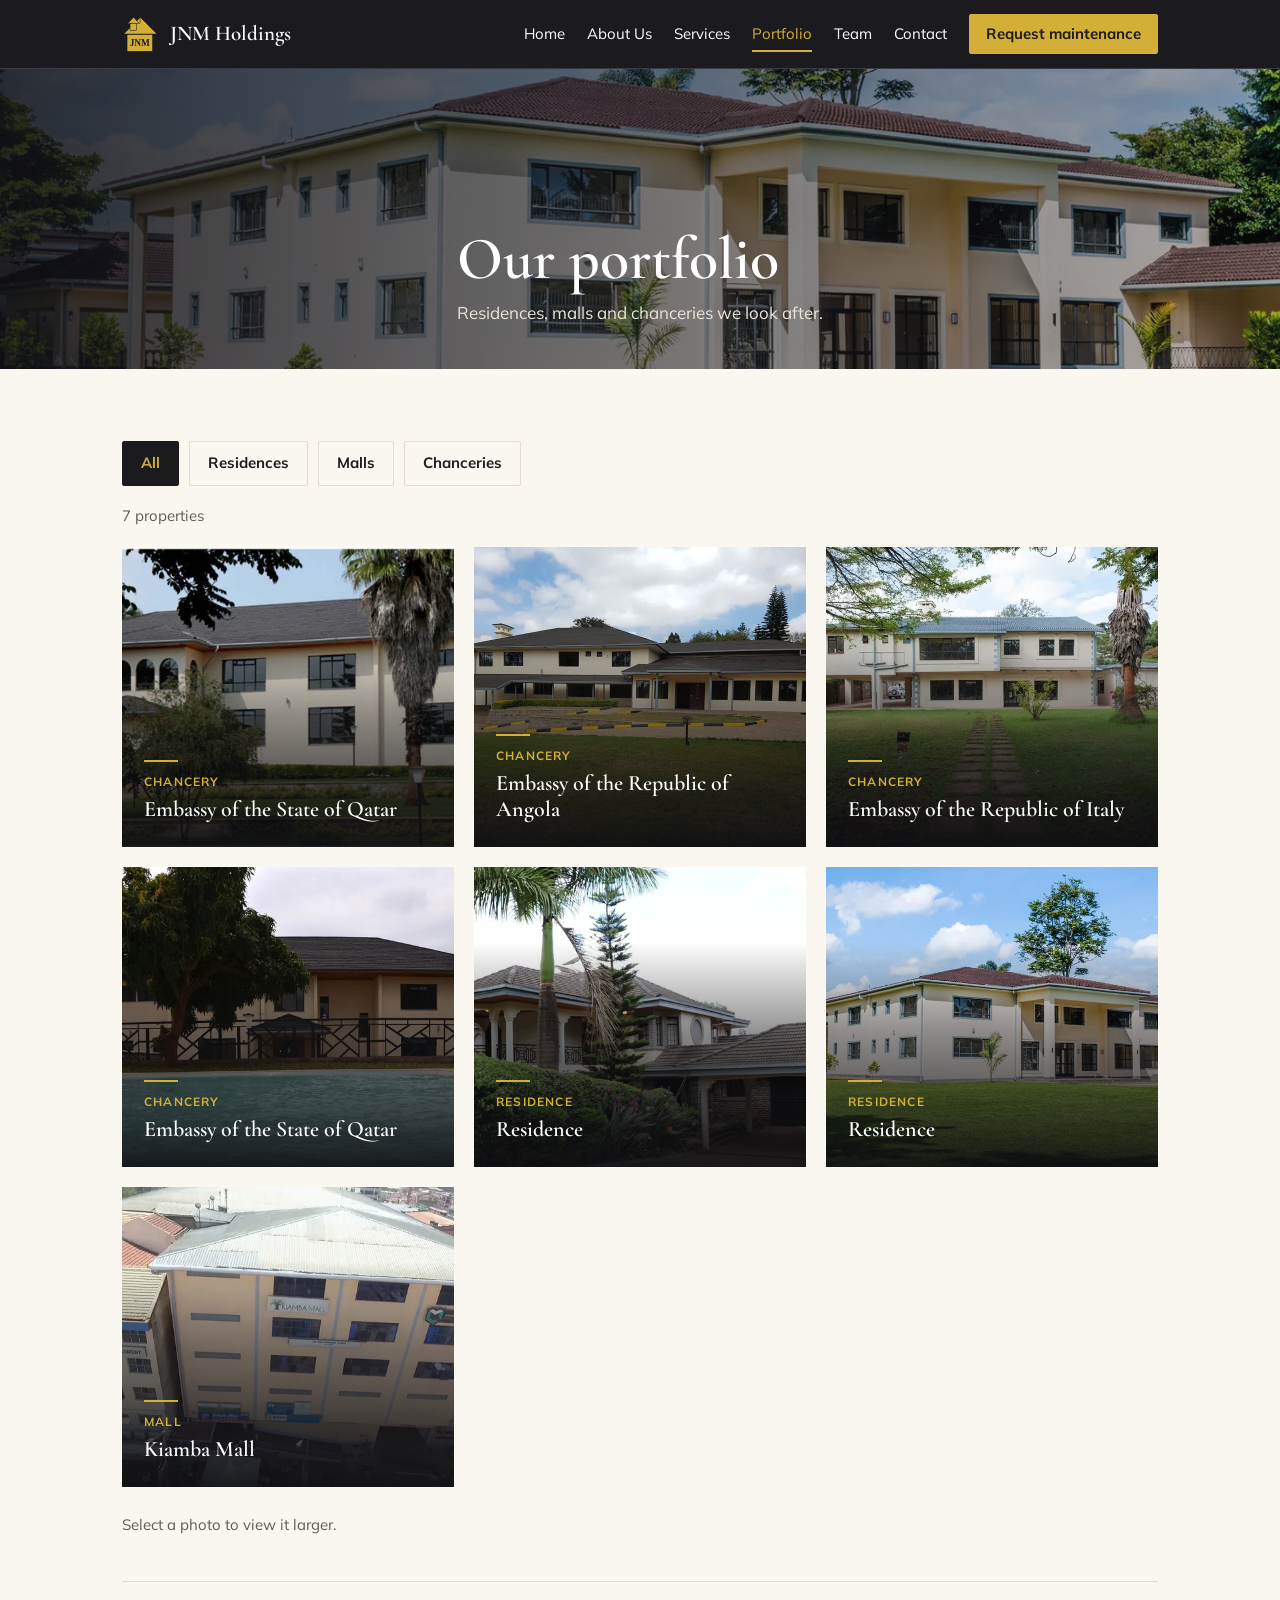
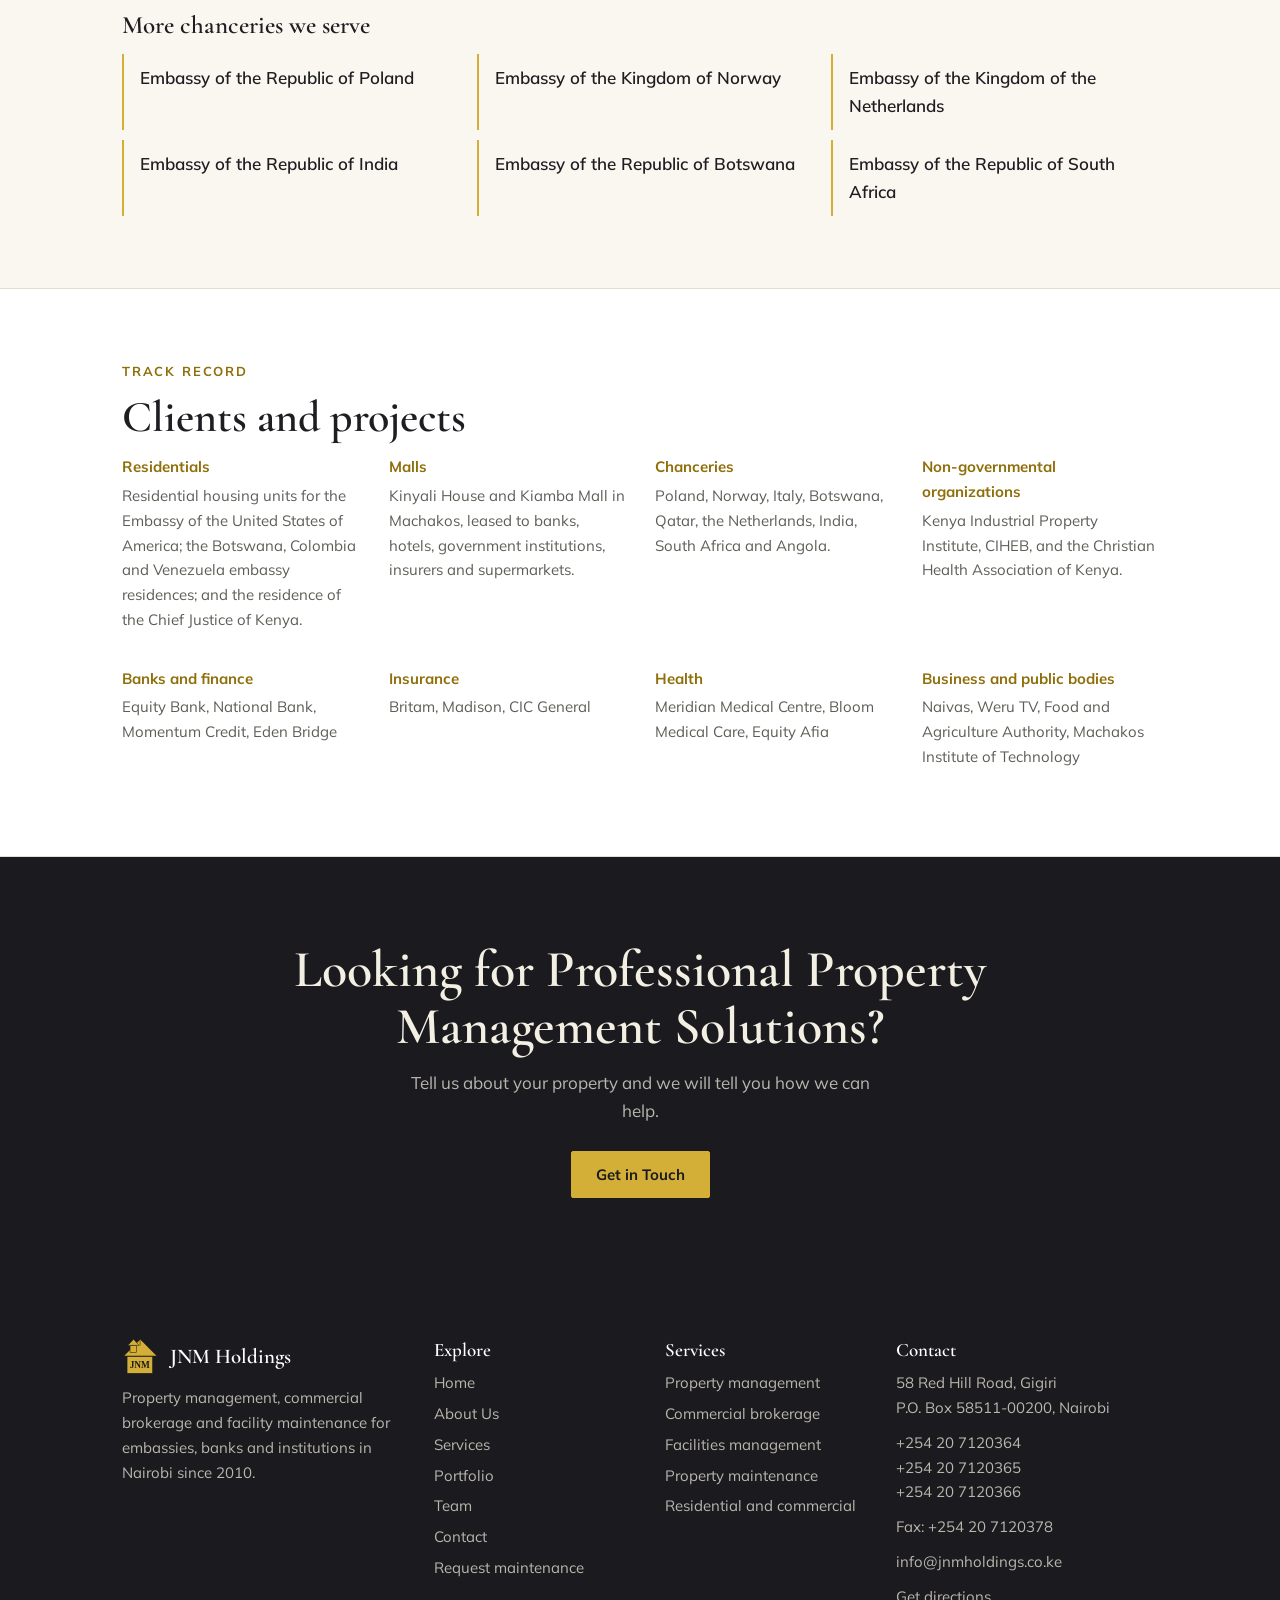
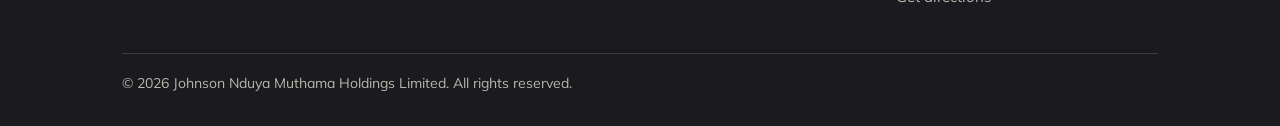
<file: portfolio.html>
<!DOCTYPE html>
<html lang="en">
<head>
<meta charset="utf-8">
<meta name="viewport" content="width=device-width, initial-scale=1">
<title>Portfolio | JNM Holdings</title>
<meta name="description" content="Residences, malls and chanceries managed by JNM Holdings in Nairobi and Machakos, including embassies and institutional clients.">
<meta name="theme-color" content="#1b1b1f">
<meta property="og:title" content="Portfolio | JNM Holdings">
<meta property="og:description" content="Residences, malls and chanceries managed by JNM Holdings in Nairobi and Machakos, including embassies and institutional clients.">
<meta property="og:type" content="website">
<link rel="icon" href="assets/logo.svg" type="image/svg+xml">
<link rel="preconnect" href="https://fonts.googleapis.com">
<link rel="preconnect" href="https://fonts.gstatic.com" crossorigin>
<link href="https://fonts.googleapis.com/css2?family=Cormorant+Garamond:wght@500;600;700&family=Mulish:wght@400;600;700&display=swap" rel="stylesheet">
<link rel="stylesheet" href="css/style.css">
</head>
<body>
<a class="skip" href="#main">Skip to content</a>
<svg width="0" height="0" style="position:absolute" aria-hidden="true" focusable="false"><symbol id="logo" viewBox="-2 -2 199 196"><path class="lg-g" d="M6 94 97 1.5 189 94Z"/><rect class="lg-g" x="40.5" y="37" width="36.5" height="36.5"/><path class="lg-g" d="M28 35.5 60 1.5 91 35.5Z"/><rect class="lg-g" x="24" y="97" width="141" height="92.5"/><path class="lg-l" d="M96 1.5V36"/><text class="lg-t" x="94.5" y="160" text-anchor="middle" textLength="112" lengthAdjust="spacingAndGlyphs" font-family="Georgia,'Times New Roman',serif" font-weight="700" font-size="58">JNM</text></symbol></svg>
<header><div class="wrap bar">
<a class="brand" href="index.html" aria-label="JNM Holdings home"><svg viewBox="-2 -2 199 196" aria-hidden="true" focusable="false"><use href="#logo"/></svg><span>JNM Holdings</span></a>
<button class="menu-btn" type="button" aria-expanded="false" aria-controls="site-nav" aria-label="Open menu"><span></span><span></span><span></span></button>
<nav id="site-nav" aria-label="Main"><a href="index.html">Home</a><a href="about.html">About Us</a><a href="services.html">Services</a><a href="portfolio.html" class="on" aria-current="page">Portfolio</a><a href="team.html">Team</a><a href="contact.html">Contact</a><a class="btn" href="maintenance.html">Request maintenance</a></nav>
</div></header>
<main id="main">
<section class="banner"><img src="images/white-residence-full.webp" alt="" fetchpriority="high"><div class="wrap"><h1 class="rise">Our portfolio</h1><p class="rise d1">Residences, malls and chanceries we look after.</p></div></section>
<section class="sec"><div class="wrap">
<div class="filters rv" role="group" aria-label="Filter properties">
<button type="button" data-filter="all" aria-pressed="true">All</button>
<button type="button" data-filter="residence" aria-pressed="false">Residences</button>
<button type="button" data-filter="mall" aria-pressed="false">Malls</button>
<button type="button" data-filter="chancery" aria-pressed="false">Chanceries</button>
</div>
<p class="note" id="pcount" aria-live="polite" style="margin:-10px 0 18px"></p>
<div class="pgrid" id="pgrid">
<button type="button" class="pcard" data-cat="chancery" data-label="Chancery" data-title="Embassy of the State of Qatar" data-full="images/qatar-full.webp" data-alt="Cream two-storey chancery building with a tall palm in the garden"><img src="images/qatar-card.webp" width="800" height="533" loading="lazy" alt="Cream two-storey chancery building with a tall palm in the garden"><span><small>Chancery</small><strong>Embassy of the State of Qatar</strong><b class="view">View photo <i aria-hidden="true">&rarr;</i></b></span></button>
<button type="button" class="pcard" data-cat="chancery" data-label="Chancery" data-title="Embassy of the Republic of Angola" data-full="images/lawn-building-full.webp" data-alt="Two-storey chancery with a paved driveway, yellow-and-black kerbs and a wide lawn"><img src="images/lawn-building-card.webp" width="800" height="533" loading="lazy" alt="Two-storey chancery with a paved driveway, yellow-and-black kerbs and a wide lawn"><span><small>Chancery</small><strong>Embassy of the Republic of Angola</strong><b class="view">View photo <i aria-hidden="true">&rarr;</i></b></span></button>
<button type="button" class="pcard" data-cat="chancery" data-label="Chancery" data-title="Embassy of the Republic of Italy" data-full="images/chancery-lawn-full.webp" data-alt="Two-storey chancery behind a lawn with a stone stepping path"><img src="images/chancery-lawn-card.webp" width="800" height="533" loading="lazy" alt="Two-storey chancery behind a lawn with a stone stepping path"><span><small>Chancery</small><strong>Embassy of the Republic of Italy</strong><b class="view">View photo <i aria-hidden="true">&rarr;</i></b></span></button>
<button type="button" class="pcard" data-cat="chancery" data-label="Chancery" data-title="Embassy of the State of Qatar" data-full="images/chancery-pool-full.webp" data-alt="Chancery building seen across a swimming pool, with a mango tree and a trellised balustrade"><img src="images/chancery-pool-card.webp" width="800" height="533" loading="lazy" alt="Chancery building seen across a swimming pool, with a mango tree and a trellised balustrade"><span><small>Chancery</small><strong>Embassy of the State of Qatar</strong><b class="view">View photo <i aria-hidden="true">&rarr;</i></b></span></button>
<button type="button" class="pcard" data-cat="residence" data-label="Residence" data-title="Residence" data-full="images/palm-residence-full.webp" data-alt="A residence with a tiled roof, covered veranda and garage, surrounded by palms and flowering gardens"><img src="images/palm-residence-card.webp" width="800" height="533" loading="lazy" alt="A residence with a tiled roof, covered veranda and garage, surrounded by palms and flowering gardens"><span><small>Residence</small><strong>Residence</strong><b class="view">View photo <i aria-hidden="true">&rarr;</i></b></span></button>
<button type="button" class="pcard" data-cat="residence" data-label="Residence" data-title="Residence" data-full="images/white-residence-full.webp" data-alt="A white two-storey residence with large windows and a green lawn"><img src="images/white-residence-card.webp" width="800" height="533" loading="lazy" alt="A white two-storey residence with large windows and a green lawn"><span><small>Residence</small><strong>Residence</strong><b class="view">View photo <i aria-hidden="true">&rarr;</i></b></span></button>
<button type="button" class="pcard" data-cat="mall" data-label="Mall" data-title="Kiamba Mall" data-full="images/kiamba-mall-full.webp" data-alt="Aerial view of Kiamba Mall in Machakos, a multi-storey commercial building"><img src="images/kiamba-mall-card.webp" width="800" height="533" loading="lazy" alt="Aerial view of Kiamba Mall in Machakos, a multi-storey commercial building"><span><small>Mall</small><strong>Kiamba Mall</strong><b class="view">View photo <i aria-hidden="true">&rarr;</i></b></span></button>
</div>
<p class="note">Select a photo to view it larger.</p>
<div class="chlist rv" id="chlist"><h3>More chanceries we serve</h3>
<ul>
<li>Embassy of the Republic of Poland</li><li>Embassy of the Kingdom of Norway</li><li>Embassy of the Kingdom of the Netherlands</li><li>Embassy of the Republic of India</li><li>Embassy of the Republic of Botswana</li><li>Embassy of the Republic of South Africa</li>
</ul></div>
</div></section>

<section class="sec alt"><div class="wrap">
<div class="rv"><p class="eyebrow">Track record</p><h2>Clients and projects</h2></div>
<div class="clients rv">
<div><h4>Residentials</h4><p>Residential housing units for the Embassy of the United States of America; the Botswana, Colombia and Venezuela embassy residences; and the residence of the Chief Justice of Kenya.</p></div>
<div><h4>Malls</h4><p>Kinyali House and Kiamba Mall in Machakos, leased to banks, hotels, government institutions, insurers and supermarkets.</p></div>
<div><h4>Chanceries</h4><p>Poland, Norway, Italy, Botswana, Qatar, the Netherlands, India, South Africa and Angola.</p></div>
<div><h4>Non-governmental organizations</h4><p>Kenya Industrial Property Institute, CIHEB, and the Christian Health Association of Kenya.</p></div>
<div><h4>Banks and finance</h4><p>Equity Bank, National Bank, Momentum Credit, Eden Bridge</p></div>
<div><h4>Insurance</h4><p>Britam, Madison, CIC General</p></div>
<div><h4>Health</h4><p>Meridian Medical Centre, Bloom Medical Care, Equity Afia</p></div>
<div><h4>Business and public bodies</h4><p>Naivas, Weru TV, Food and Agriculture Authority, Machakos Institute of Technology</p></div>
</div></div></section>

<dialog id="viewer" aria-label="Property photo">
<button class="dx" id="v-close" type="button" aria-label="Close">&times;</button>
<img id="v-img" alt="">
<div class="dcap"><div><small id="v-cat"></small><h3 id="v-title"></h3></div>
<div class="dnav"><button type="button" id="v-prev" aria-label="Previous photo">&larr;</button><button type="button" id="v-next" aria-label="Next photo">&rarr;</button></div></div>
</dialog>
<section class="on-dark cta"><div class="wrap rv"><h2>Looking for Professional Property Management Solutions?</h2><p>Tell us about your property and we will tell you how we can help.</p><a class="btn" href="contact.html">Get in Touch</a></div></section>
</main>
<footer><div class="wrap">
<div class="cols">
<div><a class="brand" href="index.html"><svg viewBox="-2 -2 199 196" aria-hidden="true" focusable="false"><use href="#logo"/></svg><span>JNM Holdings</span></a>
<p>Property management, commercial brokerage and facility maintenance for embassies, banks and institutions in Nairobi since 2010.</p></div>
<div><h4>Explore</h4><ul><li><a href="index.html">Home</a></li><li><a href="about.html">About Us</a></li><li><a href="services.html">Services</a></li><li><a href="portfolio.html">Portfolio</a></li><li><a href="team.html">Team</a></li><li><a href="contact.html">Contact</a></li><li><a href="maintenance.html">Request maintenance</a></li></ul></div>
<div><h4>Services</h4><ul>
<li><a href="services.html#property-management">Property management</a></li>
<li><a href="services.html#brokerage">Commercial brokerage</a></li>
<li><a href="services.html#facilities">Facilities management</a></li>
<li><a href="services.html#maintenance">Property maintenance</a></li>
<li><a href="services.html#solutions">Residential and commercial</a></li></ul></div>
<div><h4>Contact</h4>
<p><a href="https://www.google.com/maps/dir/?api=1&destination=58+Red+Hill+Road+Gigiri+Nairobi+Kenya" target="_blank" rel="noopener">58 Red Hill Road, Gigiri<br>P.O. Box 58511-00200, Nairobi</a></p>
<p><a href="tel:+254207120364">+254 20 7120364</a><br><a href="tel:+254207120365">+254 20 7120365</a><br><a href="tel:+254207120366">+254 20 7120366</a></p>
<p>Fax: +254 20 7120378</p>
<p><a href="mailto:info@jnmholdings.co.ke">info@jnmholdings.co.ke</a></p>
<p><a href="https://www.google.com/maps/dir/?api=1&destination=58+Red+Hill+Road+Gigiri+Nairobi+Kenya" target="_blank" rel="noopener">Get directions</a></p></div>
</div>
<div class="copy">&copy; <span data-year>2026</span> Johnson Nduya Muthama Holdings Limited. All rights reserved.</div>
</div></footer>
<script src="js/main.js"></script>
<script src="js/portfolio.js"></script>
</body>
</html>
</file>
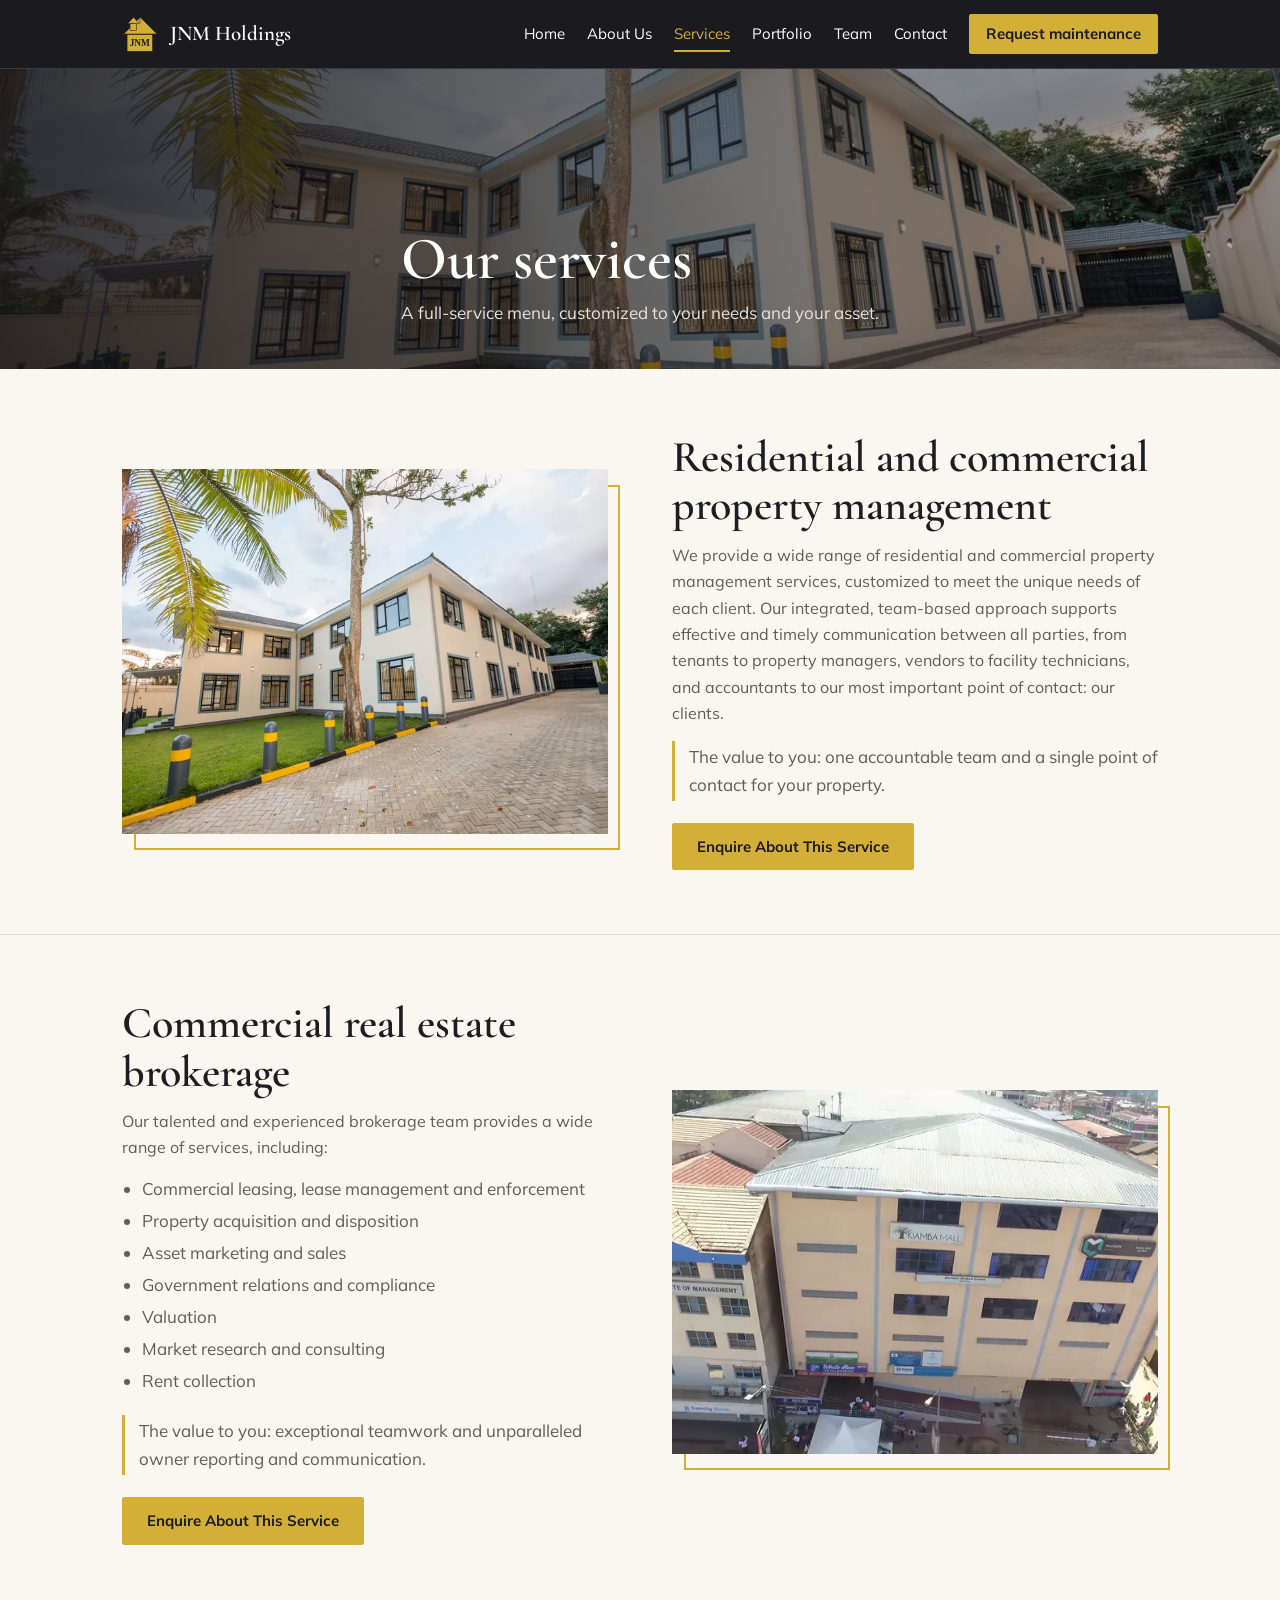
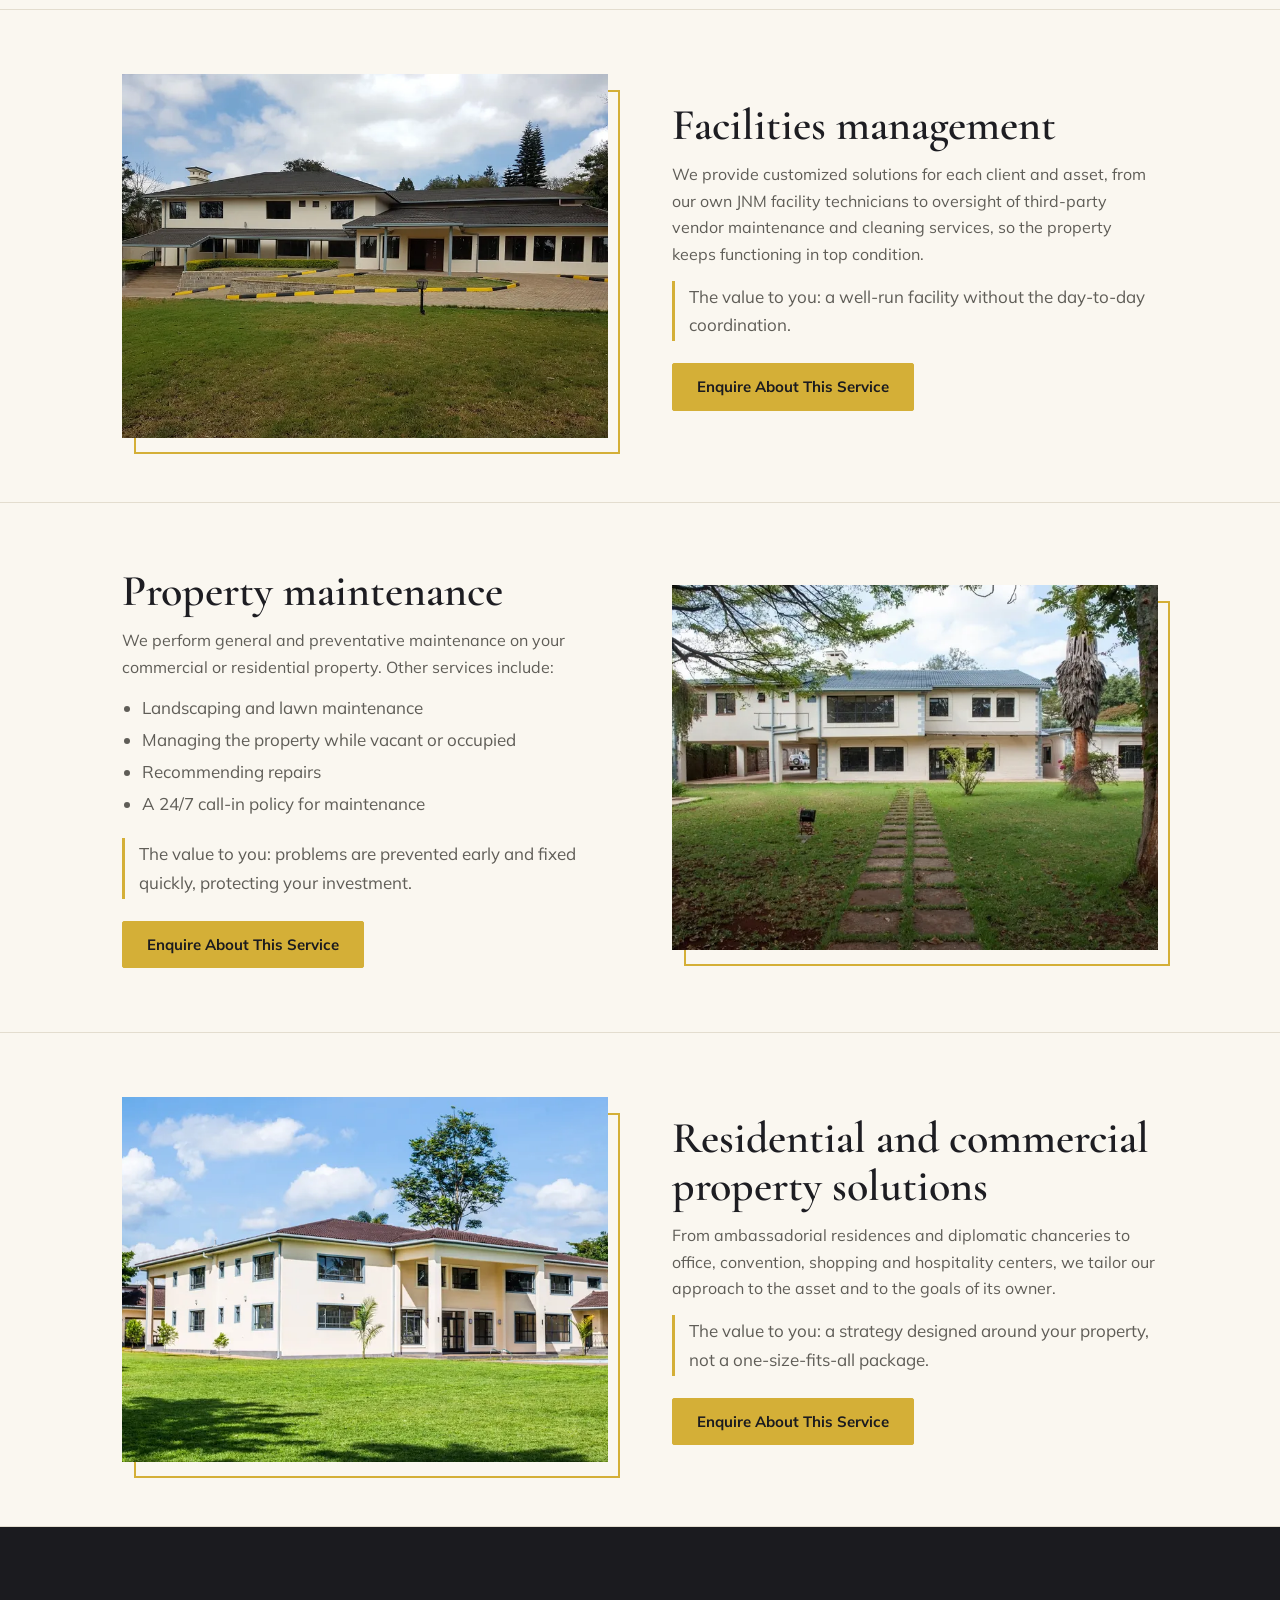
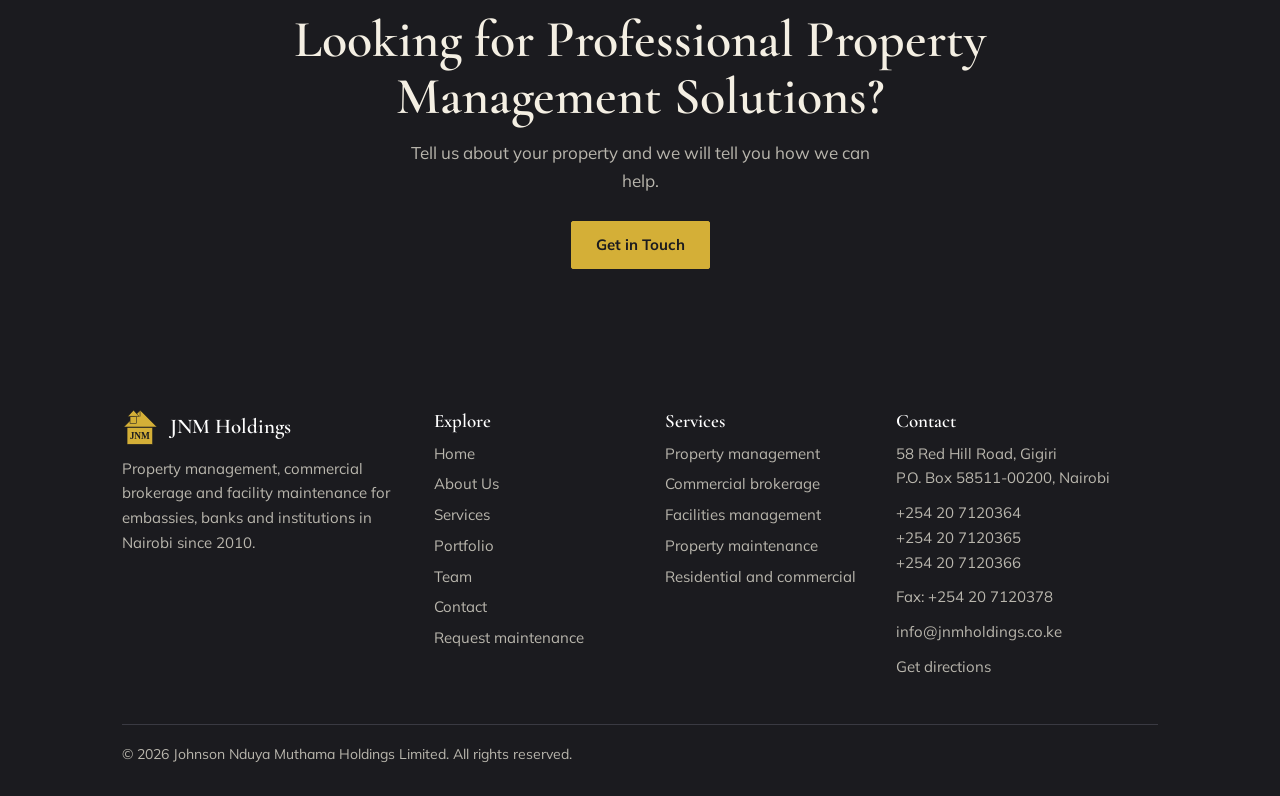
<file: services.html>
<!DOCTYPE html>
<html lang="en">
<head>
<meta charset="utf-8">
<meta name="viewport" content="width=device-width, initial-scale=1">
<title>Services | JNM Holdings</title>
<meta name="description" content="Residential and commercial property management, commercial brokerage, facilities management and property maintenance in Nairobi.">
<meta name="theme-color" content="#1b1b1f">
<meta property="og:title" content="Services | JNM Holdings">
<meta property="og:description" content="Residential and commercial property management, commercial brokerage, facilities management and property maintenance in Nairobi.">
<meta property="og:type" content="website">
<link rel="icon" href="assets/logo.svg" type="image/svg+xml">
<link rel="preconnect" href="https://fonts.googleapis.com">
<link rel="preconnect" href="https://fonts.gstatic.com" crossorigin>
<link href="https://fonts.googleapis.com/css2?family=Cormorant+Garamond:wght@500;600;700&family=Mulish:wght@400;600;700&display=swap" rel="stylesheet">
<link rel="stylesheet" href="css/style.css">
</head>
<body>
<a class="skip" href="#main">Skip to content</a>
<svg width="0" height="0" style="position:absolute" aria-hidden="true" focusable="false"><symbol id="logo" viewBox="-2 -2 199 196"><path class="lg-g" d="M6 94 97 1.5 189 94Z"/><rect class="lg-g" x="40.5" y="37" width="36.5" height="36.5"/><path class="lg-g" d="M28 35.5 60 1.5 91 35.5Z"/><rect class="lg-g" x="24" y="97" width="141" height="92.5"/><path class="lg-l" d="M96 1.5V36"/><text class="lg-t" x="94.5" y="160" text-anchor="middle" textLength="112" lengthAdjust="spacingAndGlyphs" font-family="Georgia,'Times New Roman',serif" font-weight="700" font-size="58">JNM</text></symbol></svg>
<header><div class="wrap bar">
<a class="brand" href="index.html" aria-label="JNM Holdings home"><svg viewBox="-2 -2 199 196" aria-hidden="true" focusable="false"><use href="#logo"/></svg><span>JNM Holdings</span></a>
<button class="menu-btn" type="button" aria-expanded="false" aria-controls="site-nav" aria-label="Open menu"><span></span><span></span><span></span></button>
<nav id="site-nav" aria-label="Main"><a href="index.html">Home</a><a href="about.html">About Us</a><a href="services.html" class="on" aria-current="page">Services</a><a href="portfolio.html">Portfolio</a><a href="team.html">Team</a><a href="contact.html">Contact</a><a class="btn" href="maintenance.html">Request maintenance</a></nav>
</div></header>
<main id="main">
<section class="banner"><img src="images/office-building-full.webp" alt="" fetchpriority="high"><div class="wrap"><h1 class="rise">Our services</h1><p class="rise d1">A full-service menu, customized to your needs and your asset.</p></div></section>
<section class="svcrow" id="property-management"><div class="wrap split"><div class="frame media rv"><img src="images/office-building-card.webp" width="800" height="533" loading="lazy" alt="A two-storey office building with a paved driveway and landscaped lawn"></div><div class="rv"><h2>Residential and commercial property management</h2><p class="muted">We provide a wide range of residential and commercial property management services, customized to meet the unique needs of each client. Our integrated, team-based approach supports effective and timely communication between all parties, from tenants to property managers, vendors to facility technicians, and accountants to our most important point of contact: our clients.</p><p class="value">The value to you: one accountable team and a single point of contact for your property.</p><a class="btn" href="contact.html?subject=Property%20management">Enquire About This Service</a></div></div></section>
<section class="svcrow" id="brokerage"><div class="wrap split flip"><div class="frame media rv"><img src="images/kiamba-mall-card.webp" width="800" height="533" loading="lazy" alt="Aerial view of Kiamba Mall, a multi-storey commercial building in Machakos"></div><div class="rv"><h2>Commercial real estate brokerage</h2><p class="muted">Our talented and experienced brokerage team provides a wide range of services, including:</p><ul><li>Commercial leasing, lease management and enforcement</li><li>Property acquisition and disposition</li><li>Asset marketing and sales</li><li>Government relations and compliance</li><li>Valuation</li><li>Market research and consulting</li><li>Rent collection</li></ul><p class="value">The value to you: exceptional teamwork and unparalleled owner reporting and communication.</p><a class="btn" href="contact.html?subject=Commercial%20brokerage">Enquire About This Service</a></div></div></section>
<section class="svcrow" id="facilities"><div class="wrap split"><div class="frame media rv"><img src="images/lawn-building-card.webp" width="800" height="533" loading="lazy" alt="A large building with a wide lawn, kept in top condition"></div><div class="rv"><h2>Facilities management</h2><p class="muted">We provide customized solutions for each client and asset, from our own JNM facility technicians to oversight of third-party vendor maintenance and cleaning services, so the property keeps functioning in top condition.</p><p class="value">The value to you: a well-run facility without the day-to-day coordination.</p><a class="btn" href="contact.html?subject=Facilities%20management">Enquire About This Service</a></div></div></section>
<section class="svcrow" id="maintenance"><div class="wrap split flip"><div class="frame media rv"><img src="images/chancery-lawn-card.webp" width="800" height="533" loading="lazy" alt="A manicured lawn with a stepping-stone path leading to a two-storey building"></div><div class="rv"><h2>Property maintenance</h2><p class="muted">We perform general and preventative maintenance on your commercial or residential property. Other services include:</p><ul><li>Landscaping and lawn maintenance</li><li>Managing the property while vacant or occupied</li><li>Recommending repairs</li><li>A 24/7 call-in policy for maintenance</li></ul><p class="value">The value to you: problems are prevented early and fixed quickly, protecting your investment.</p><a class="btn" href="contact.html?subject=Property%20maintenance">Enquire About This Service</a></div></div></section>
<section class="svcrow" id="solutions"><div class="wrap split"><div class="frame media rv"><img src="images/white-residence-card.webp" width="800" height="533" loading="lazy" alt="A white two-storey residence with large windows and a green lawn"></div><div class="rv"><h2>Residential and commercial property solutions</h2><p class="muted">From ambassadorial residences and diplomatic chanceries to office, convention, shopping and hospitality centers, we tailor our approach to the asset and to the goals of its owner.</p><p class="value">The value to you: a strategy designed around your property, not a one-size-fits-all package.</p><a class="btn" href="contact.html?subject=Property%20solutions">Enquire About This Service</a></div></div></section>
<section class="on-dark cta"><div class="wrap rv"><h2>Looking for Professional Property Management Solutions?</h2><p>Tell us about your property and we will tell you how we can help.</p><a class="btn" href="contact.html">Get in Touch</a></div></section>
</main>
<footer><div class="wrap">
<div class="cols">
<div><a class="brand" href="index.html"><svg viewBox="-2 -2 199 196" aria-hidden="true" focusable="false"><use href="#logo"/></svg><span>JNM Holdings</span></a>
<p>Property management, commercial brokerage and facility maintenance for embassies, banks and institutions in Nairobi since 2010.</p></div>
<div><h4>Explore</h4><ul><li><a href="index.html">Home</a></li><li><a href="about.html">About Us</a></li><li><a href="services.html">Services</a></li><li><a href="portfolio.html">Portfolio</a></li><li><a href="team.html">Team</a></li><li><a href="contact.html">Contact</a></li><li><a href="maintenance.html">Request maintenance</a></li></ul></div>
<div><h4>Services</h4><ul>
<li><a href="services.html#property-management">Property management</a></li>
<li><a href="services.html#brokerage">Commercial brokerage</a></li>
<li><a href="services.html#facilities">Facilities management</a></li>
<li><a href="services.html#maintenance">Property maintenance</a></li>
<li><a href="services.html#solutions">Residential and commercial</a></li></ul></div>
<div><h4>Contact</h4>
<p><a href="https://www.google.com/maps/dir/?api=1&destination=58+Red+Hill+Road+Gigiri+Nairobi+Kenya" target="_blank" rel="noopener">58 Red Hill Road, Gigiri<br>P.O. Box 58511-00200, Nairobi</a></p>
<p><a href="tel:+254207120364">+254 20 7120364</a><br><a href="tel:+254207120365">+254 20 7120365</a><br><a href="tel:+254207120366">+254 20 7120366</a></p>
<p>Fax: +254 20 7120378</p>
<p><a href="mailto:info@jnmholdings.co.ke">info@jnmholdings.co.ke</a></p>
<p><a href="https://www.google.com/maps/dir/?api=1&destination=58+Red+Hill+Road+Gigiri+Nairobi+Kenya" target="_blank" rel="noopener">Get directions</a></p></div>
</div>
<div class="copy">&copy; <span data-year>2026</span> Johnson Nduya Muthama Holdings Limited. All rights reserved.</div>
</div></footer>
<script src="js/main.js"></script>
</body>
</html>
</file>
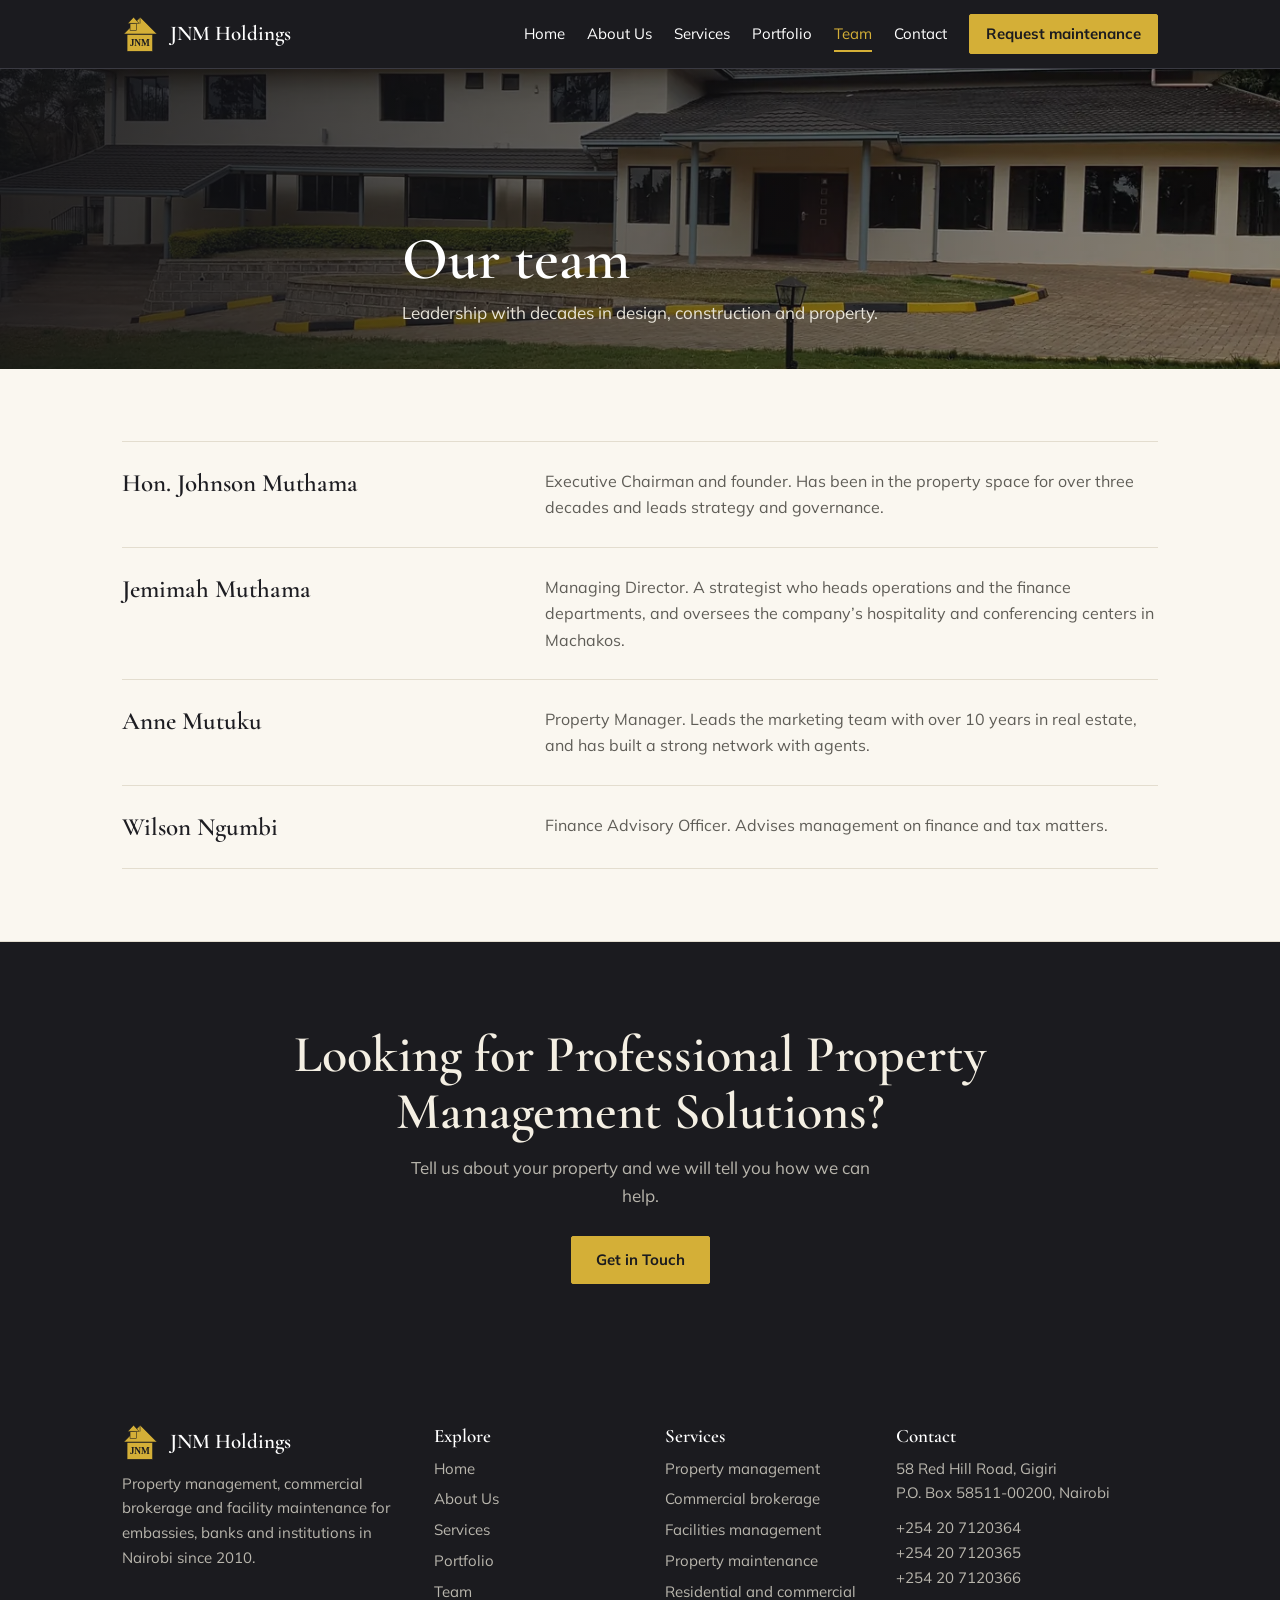
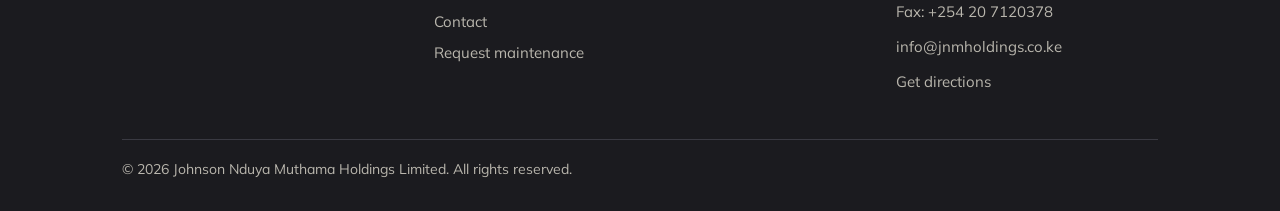
<file: team.html>
<!DOCTYPE html>
<html lang="en">
<head>
<meta charset="utf-8">
<meta name="viewport" content="width=device-width, initial-scale=1">
<title>Team | JNM Holdings</title>
<meta name="description" content="Meet the leadership team at JNM Holdings: decades of experience in design, construction, property management and finance.">
<meta name="theme-color" content="#1b1b1f">
<meta property="og:title" content="Team | JNM Holdings">
<meta property="og:description" content="Meet the leadership team at JNM Holdings: decades of experience in design, construction, property management and finance.">
<meta property="og:type" content="website">
<link rel="icon" href="assets/logo.svg" type="image/svg+xml">
<link rel="preconnect" href="https://fonts.googleapis.com">
<link rel="preconnect" href="https://fonts.gstatic.com" crossorigin>
<link href="https://fonts.googleapis.com/css2?family=Cormorant+Garamond:wght@500;600;700&family=Mulish:wght@400;600;700&display=swap" rel="stylesheet">
<link rel="stylesheet" href="css/style.css">
</head>
<body>
<a class="skip" href="#main">Skip to content</a>
<svg width="0" height="0" style="position:absolute" aria-hidden="true" focusable="false"><symbol id="logo" viewBox="-2 -2 199 196"><path class="lg-g" d="M6 94 97 1.5 189 94Z"/><rect class="lg-g" x="40.5" y="37" width="36.5" height="36.5"/><path class="lg-g" d="M28 35.5 60 1.5 91 35.5Z"/><rect class="lg-g" x="24" y="97" width="141" height="92.5"/><path class="lg-l" d="M96 1.5V36"/><text class="lg-t" x="94.5" y="160" text-anchor="middle" textLength="112" lengthAdjust="spacingAndGlyphs" font-family="Georgia,'Times New Roman',serif" font-weight="700" font-size="58">JNM</text></symbol></svg>
<header><div class="wrap bar">
<a class="brand" href="index.html" aria-label="JNM Holdings home"><svg viewBox="-2 -2 199 196" aria-hidden="true" focusable="false"><use href="#logo"/></svg><span>JNM Holdings</span></a>
<button class="menu-btn" type="button" aria-expanded="false" aria-controls="site-nav" aria-label="Open menu"><span></span><span></span><span></span></button>
<nav id="site-nav" aria-label="Main"><a href="index.html">Home</a><a href="about.html">About Us</a><a href="services.html">Services</a><a href="portfolio.html">Portfolio</a><a href="team.html" class="on" aria-current="page">Team</a><a href="contact.html">Contact</a><a class="btn" href="maintenance.html">Request maintenance</a></nav>
</div></header>
<main id="main">
<section class="banner"><img src="images/lawn-building-full.webp" alt="" fetchpriority="high"><div class="wrap"><h1 class="rise">Our team</h1><p class="rise d1">Leadership with decades in design, construction and property.</p></div></section>
<section class="sec"><div class="wrap"><div class="rows">
<div class="row rv"><h3>Hon. Johnson Muthama</h3><p>Executive Chairman and founder. Has been in the property space for over three decades and leads strategy and governance.</p></div>
<div class="row rv"><h3>Jemimah Muthama</h3><p>Managing Director. A strategist who heads operations and the finance departments, and oversees the company&rsquo;s hospitality and conferencing centers in Machakos.</p></div>
<div class="row rv"><h3>Anne Mutuku</h3><p>Property Manager. Leads the marketing team with over 10 years in real estate, and has built a strong network with agents.</p></div>
<div class="row rv"><h3>Wilson Ngumbi</h3><p>Finance Advisory Officer. Advises management on finance and tax matters.</p></div>
</div></div></section>
<section class="on-dark cta"><div class="wrap rv"><h2>Looking for Professional Property Management Solutions?</h2><p>Tell us about your property and we will tell you how we can help.</p><a class="btn" href="contact.html">Get in Touch</a></div></section>
</main>
<footer><div class="wrap">
<div class="cols">
<div><a class="brand" href="index.html"><svg viewBox="-2 -2 199 196" aria-hidden="true" focusable="false"><use href="#logo"/></svg><span>JNM Holdings</span></a>
<p>Property management, commercial brokerage and facility maintenance for embassies, banks and institutions in Nairobi since 2010.</p></div>
<div><h4>Explore</h4><ul><li><a href="index.html">Home</a></li><li><a href="about.html">About Us</a></li><li><a href="services.html">Services</a></li><li><a href="portfolio.html">Portfolio</a></li><li><a href="team.html">Team</a></li><li><a href="contact.html">Contact</a></li><li><a href="maintenance.html">Request maintenance</a></li></ul></div>
<div><h4>Services</h4><ul>
<li><a href="services.html#property-management">Property management</a></li>
<li><a href="services.html#brokerage">Commercial brokerage</a></li>
<li><a href="services.html#facilities">Facilities management</a></li>
<li><a href="services.html#maintenance">Property maintenance</a></li>
<li><a href="services.html#solutions">Residential and commercial</a></li></ul></div>
<div><h4>Contact</h4>
<p><a href="https://www.google.com/maps/dir/?api=1&destination=58+Red+Hill+Road+Gigiri+Nairobi+Kenya" target="_blank" rel="noopener">58 Red Hill Road, Gigiri<br>P.O. Box 58511-00200, Nairobi</a></p>
<p><a href="tel:+254207120364">+254 20 7120364</a><br><a href="tel:+254207120365">+254 20 7120365</a><br><a href="tel:+254207120366">+254 20 7120366</a></p>
<p>Fax: +254 20 7120378</p>
<p><a href="mailto:info@jnmholdings.co.ke">info@jnmholdings.co.ke</a></p>
<p><a href="https://www.google.com/maps/dir/?api=1&destination=58+Red+Hill+Road+Gigiri+Nairobi+Kenya" target="_blank" rel="noopener">Get directions</a></p></div>
</div>
<div class="copy">&copy; <span data-year>2026</span> Johnson Nduya Muthama Holdings Limited. All rights reserved.</div>
</div></footer>
<script src="js/main.js"></script>
</body>
</html>
</file>
<file: css/style.css>
/* JNM Holdings: charcoal, gold, warm white */
:root{--ink:#1b1b1f;--ink2:#26262c;--gold-bright:#d4af37;
--bg:#faf7f0;--panel:#fff;--line:#e3ddcf;--text:#1d1d22;--muted:#5f5d57;--gold:#8f6f0a;
--serif:"Cormorant Garamond",Georgia,serif;--sans:"Mulish","Helvetica Neue",Arial,sans-serif}
header,footer,.on-dark{--bg:var(--ink);--panel:var(--ink2);--line:#3a3a42;--text:#f4efe3;--muted:#b9b6ad;--gold:var(--gold-bright);background:var(--bg);color:var(--text)}
*{box-sizing:border-box}html{scroll-behavior:smooth;scroll-padding-top:84px}
body{margin:0;background:var(--bg);color:var(--text);font:400 17px/1.65 var(--sans)}
a{color:inherit}img{max-width:100%;display:block}.wrap{max-width:1080px;margin:0 auto;padding:0 22px}
.skip{position:absolute;left:-999px;top:8px;background:var(--gold-bright);color:var(--ink);padding:10px 16px;z-index:50}.skip:focus{left:8px}
header{position:sticky;top:0;z-index:30;border-bottom:1px solid var(--line)}
.bar{display:flex;align-items:center;justify-content:space-between;gap:16px;min-height:68px;flex-wrap:wrap;padding-top:6px;padding-bottom:6px}
.brand{display:flex;align-items:center;gap:12px;text-decoration:none;font:600 21px/1.1 var(--serif);color:#fff}
.brand svg{width:36px;height:36px;flex:none}
nav{display:flex;gap:22px;align-items:center;flex-wrap:wrap}
nav a{position:relative;text-decoration:none;font-size:15px;color:#fff;padding:6px 0}
nav a:not(.btn)::after{content:"";position:absolute;left:0;right:0;bottom:0;height:2px;background:var(--gold-bright);transform:scaleX(0);transform-origin:left;transition:transform .3s ease}
nav a:not(.btn):hover,nav a.on{color:var(--gold-bright)}
nav a:not(.btn):hover::after,nav a.on::after{transform:scaleX(1)}
.btn{display:inline-block;background:var(--gold-bright);color:var(--ink);font-weight:700;text-decoration:none;padding:13px 24px;border-radius:2px;font-size:15px;border:1px solid var(--gold-bright);cursor:pointer;font-family:inherit;line-height:1.3;transition:background .25s,color .25s,transform .25s}
.btn:hover{background:#e6c35a;transform:translateY(-2px)}
.btn.ghost{background:transparent;color:var(--text);border-color:var(--gold-bright)}
.btn.ghost:hover{background:var(--gold-bright);color:var(--ink)}
.btn[disabled]{opacity:.6;cursor:wait;transform:none}
nav a.btn{padding:9px 16px;color:var(--ink)}
:focus-visible{outline:2px solid var(--gold-bright);outline-offset:3px}
.lg-g{fill:var(--gold);stroke:var(--bg);stroke-width:3}.lg-l{stroke:var(--bg);stroke-width:3;fill:none}.lg-t{fill:var(--bg)}
.menu-btn{display:none;background:none;border:1px solid var(--line);border-radius:4px;width:44px;height:44px;cursor:pointer;padding:0;flex-direction:column;align-items:center;justify-content:center;gap:5px}
.menu-btn span{display:block;width:22px;height:2px;background:var(--gold-bright);transition:transform .25s,opacity .25s}
.menu-btn[aria-expanded="true"] span:nth-child(1){transform:translateY(7px) rotate(45deg)}
.menu-btn[aria-expanded="true"] span:nth-child(2){opacity:0}
.menu-btn[aria-expanded="true"] span:nth-child(3){transform:translateY(-7px) rotate(-45deg)}
/* hero and banners */
.hero{position:relative;min-height:min(86vh,740px);display:grid;align-items:center;overflow:hidden;color:#fff}
.hero-img{position:absolute;inset:0;width:100%;height:100%;object-fit:cover;object-position:45% 50%;animation:zoom 24s ease-out forwards}
.hero::after,.banner::after{content:"";position:absolute;inset:0;background:linear-gradient(90deg,rgba(18,18,22,.86),rgba(18,18,22,.55) 55%,rgba(18,18,22,.3))}
.hero-in{position:relative;z-index:1;padding-top:70px;padding-bottom:70px}
.hero h1{color:#fff;max-width:17ch}.hero p{color:#e8e4da;max-width:50ch;font-size:19px;margin:0 0 30px}
h1{font:600 clamp(38px,6.2vw,70px)/1.05 var(--serif);margin:0 0 20px}
.banner{position:relative;overflow:hidden;color:#fff;min-height:300px;display:grid;align-items:end}
.banner>img{position:absolute;inset:0;width:100%;height:100%;object-fit:cover}
.banner .wrap{position:relative;z-index:1;padding-top:90px;padding-bottom:42px}
.banner h1{font-size:clamp(38px,5.5vw,60px);margin:0 0 8px;color:#fff}.banner p{color:#e8e4da;margin:0;max-width:56ch}
.actions{display:flex;gap:14px;flex-wrap:wrap}
@keyframes zoom{from{transform:scale(1)}to{transform:scale(1.08)}}
@keyframes rise{from{opacity:0;transform:translateY(26px)}to{opacity:1;transform:none}}
.rise{animation:rise .9s ease both}.d1{animation-delay:.2s}.d2{animation-delay:.4s}
@keyframes drop{from{opacity:0;transform:translateY(-8px)}to{opacity:1;transform:none}}
.js .rv{opacity:0;transform:translateY(24px);transition:opacity .8s ease,transform .8s ease}
.js .rv.in{opacity:1;transform:none}
/* sections */
.facts{display:grid;grid-template-columns:repeat(auto-fit,minmax(200px,1fr));border-bottom:1px solid var(--line);color:var(--text)}
.facts>div{padding:28px 22px;border-right:1px solid var(--line)}.facts>div:last-child{border:0}
.facts b{display:block;font:600 38px/1.1 var(--serif);color:var(--gold)}.facts>div>span{color:var(--muted);font-size:15px}.facts b span{font:inherit;color:inherit}
.statband{background:var(--ink2);--bg:var(--ink);--panel:var(--ink2);--line:#3a3a42;--text:#f4efe3;--muted:#b9b6ad;--gold:var(--gold-bright)}
.sec{padding:72px 0;border-bottom:1px solid var(--line);overflow:hidden}.sec.alt{background:var(--panel)}
h2{font:600 clamp(30px,4.2vw,44px)/1.1 var(--serif);margin:0 0 12px}
h3{font:600 25px/1.2 var(--serif);margin:0 0 8px}
.eyebrow{color:var(--gold);font-weight:700;font-size:13px;letter-spacing:.14em;text-transform:uppercase;margin:0 0 10px}
.lead{color:var(--muted);max-width:60ch;margin:0 0 28px}
p{margin:0 0 14px}.muted{color:var(--muted);font-size:16px}
.split{display:grid;grid-template-columns:1fr 1fr;gap:64px;align-items:center}
.split.flip .media{order:2}
.frame{position:relative}.frame::before{content:"";position:absolute;inset:16px -12px -16px 12px;border:2px solid var(--gold-bright)}
.frame img{position:relative;width:100%;height:auto;aspect-ratio:4/3;object-fit:cover}
.head{display:flex;justify-content:space-between;align-items:end;gap:20px;flex-wrap:wrap;margin-bottom:34px}.head h2{margin:0}
.svc{display:grid;grid-template-columns:repeat(auto-fit,minmax(190px,1fr));gap:18px}
.svc article{background:var(--bg);border:1px solid var(--line);padding:28px 22px;transition:transform .3s,border-color .3s,box-shadow .3s}
.alt .svc article{background:var(--bg)}
.svc article:hover{transform:translateY(-4px);border-color:var(--gold-bright);box-shadow:0 12px 28px rgba(0,0,0,.08)}
.ico{width:34px;height:34px;fill:none;stroke:var(--gold);stroke-width:1.6;stroke-linecap:round;stroke-linejoin:round;margin-bottom:14px}
.svc h3{font-size:22px}.svc p{color:var(--muted);font-size:15.5px}
.more{font-weight:700;font-size:14px;color:var(--gold);text-decoration:none}.more:hover{text-decoration:underline}
.pcards{display:grid;grid-template-columns:repeat(auto-fit,minmax(240px,1fr));gap:18px}
.pcard{position:relative;display:flex;flex-direction:column;justify-content:flex-end;min-height:320px;padding:22px;background:var(--ink);color:#f4efe3;overflow:hidden;text-decoration:none;border:0;font:inherit;text-align:left;cursor:pointer;width:100%}
.pcard img{position:absolute;inset:0;width:100%;height:100%;object-fit:cover;transition:transform .6s ease}
.pcard:hover img,.pcard:focus-visible img{transform:scale(1.06)}
.pcard::after{content:"";position:absolute;inset:0;background:linear-gradient(0deg,rgba(15,15,18,.94),rgba(15,15,18,.45) 45%,transparent 75%)}
.pcard>span{position:relative;z-index:1}.pcard small{display:block;color:var(--gold-bright);font-weight:700;letter-spacing:.1em;text-transform:uppercase;font-size:12px}
.pcard strong{display:block;font:600 24px/1.2 var(--serif);color:#fff;margin:4px 0 2px}.pcard em{font-style:normal;color:#d7d3c8;font-size:15px}
.why{display:grid;grid-template-columns:repeat(auto-fit,minmax(200px,1fr));gap:30px}
.why h3{font-size:21px}.why p{color:var(--muted);font-size:15.5px}
.cta{text-align:center;padding:84px 0}.cta h2{font-size:clamp(32px,5vw,52px);max-width:28ch;margin:0 auto 14px}
.cta p{color:var(--muted);margin:0 auto 26px;max-width:46ch}
/* about */
.vals{display:grid;grid-template-columns:repeat(auto-fit,minmax(230px,1fr));gap:18px}
.vals article{border-top:3px solid var(--gold-bright);background:var(--bg);padding:22px 20px}
.vals p{color:var(--muted);font-size:15.5px;margin:0}
.timeline{list-style:none;margin:20px 0 0;padding:0 0 0 30px;position:relative;max-width:640px}
.timeline::before{content:"";position:absolute;left:7px;top:6px;bottom:6px;width:2px;background:var(--line)}
.timeline::after{content:"";position:absolute;left:7px;top:6px;width:2px;height:var(--tl,0%);background:var(--gold-bright);transition:height 1.6s ease}
.timeline.in{--tl:calc(100% - 12px)}
.timeline li{position:relative;padding:0 0 26px}.timeline li:last-child{padding-bottom:0}
.timeline li::before{content:"";position:absolute;left:-30px;top:6px;width:16px;height:16px;border-radius:50%;background:var(--bg);border:2px solid var(--gold-bright)}
.timeline b{font:600 22px var(--serif)}.timeline p{margin:2px 0 0;color:var(--muted);font-size:15.5px}
.pie{display:grid;grid-template-columns:repeat(auto-fit,minmax(200px,1fr));gap:18px}
.pie div{border:1px solid var(--line);padding:22px;background:var(--bg)}.pie b{display:block;font:600 40px/1 var(--serif);color:var(--gold)}
.pie>div>span{color:var(--muted);font-size:15.5px}.pie b span{font:inherit;color:inherit}
/* services page */
.svcrow{padding:64px 0;border-bottom:1px solid var(--line)}
.svcrow ul{margin:6px 0 20px;padding-left:20px;color:var(--muted)}.svcrow li{margin-bottom:4px}
.value{border-left:3px solid var(--gold-bright);padding:2px 0 2px 14px;color:var(--muted);margin:0 0 22px}
/* portfolio */
.filters{display:flex;gap:10px;flex-wrap:wrap;margin:0 0 28px}
.filters button{font:inherit;font-size:15px;font-weight:700;background:transparent;color:var(--text);border:1px solid var(--line);padding:9px 18px;border-radius:2px;cursor:pointer;transition:background .25s,color .25s,border-color .25s}
.filters button:hover{border-color:var(--gold-bright)}
.filters button[aria-pressed="true"]{background:var(--ink);color:var(--gold-bright);border-color:var(--ink)}
.pgrid{display:grid;grid-template-columns:repeat(auto-fill,minmax(300px,1fr));gap:20px}
.pgrid .pcard{min-height:300px;transition:opacity .25s ease,transform .25s ease}
.pgrid .pcard.out{opacity:0;transform:scale(.97)}
.note{color:var(--muted);font-size:15px;margin-top:26px}
.clients{display:grid;grid-template-columns:repeat(auto-fit,minmax(220px,1fr));gap:20px 30px;margin-top:14px}
.clients h4{margin:0 0 4px;font-size:15px;color:var(--gold)}.clients p{font-size:15px;color:var(--muted)}
dialog{border:0;padding:0;background:var(--ink);color:#f4efe3;max-width:min(980px,94vw);width:100%;max-height:92vh;overflow:auto}
dialog::backdrop{background:rgba(10,10,12,.82)}
dialog[open]{animation:rise .35s ease}
dialog img{width:100%;max-height:68vh;object-fit:contain;background:#000}
.dcap{padding:18px 22px 22px;display:flex;justify-content:space-between;gap:16px;align-items:end;flex-wrap:wrap}
.dcap small{color:var(--gold-bright);font-weight:700;letter-spacing:.1em;text-transform:uppercase;font-size:12px}
.dcap h3{margin:2px 0 4px;color:#fff}.dcap p{margin:0;color:#c9c5ba;font-size:15.5px;max-width:52ch}
.dx{position:absolute;top:10px;right:10px;width:44px;height:44px;border-radius:50%;border:0;background:rgba(0,0,0,.65);color:#fff;font-size:24px;cursor:pointer}
.dnav{display:flex;gap:8px}.dnav button{width:44px;height:44px;border:1px solid #555;background:transparent;color:#fff;cursor:pointer;font-size:20px}.dnav button:hover{border-color:var(--gold-bright);color:var(--gold-bright)}
/* team */
.rows{border-top:1px solid var(--line)}
.row{display:grid;grid-template-columns:minmax(0,1fr) minmax(0,1.6fr);gap:12px 40px;padding:26px 0;border-bottom:1px solid var(--line)}
.row h3{margin:0}.row .role{color:var(--gold);font-weight:700;font-size:15px;margin:2px 0 0}.row p{margin:0;color:var(--muted);font-size:16px}
/* contact and forms */
.cgrid{display:grid;grid-template-columns:1fr 1.2fr;gap:48px;align-items:start}
.cinfo p{margin-bottom:12px}.cinfo b{display:block;font:600 19px var(--serif);margin-bottom:2px}
.cinfo a{color:var(--gold);text-underline-offset:3px}
.map{margin-top:50px;border:1px solid var(--line)}.map iframe{display:block;width:100%;height:420px;border:0}
.premises{margin:0 0 22px}.premises img{width:100%;height:auto;aspect-ratio:16/9;object-fit:cover}
form{display:grid;gap:14px}.two{display:grid;grid-template-columns:1fr 1fr;gap:14px}
label{font-size:15px;display:block;font-weight:600}label>input,label>select,label>textarea{display:block;margin-top:6px}
input,select,textarea{font:inherit;font-weight:400;padding:13px 12px;background:#fff;color:var(--text);border:1px solid #cfc8b6;border-radius:2px;width:100%;min-height:48px}
input:focus,select:focus,textarea:focus{border-color:var(--gold);outline:2px solid var(--gold-bright);outline-offset:1px}
textarea{min-height:130px}.status{min-height:1.5em;font-weight:700}.status.good{color:#2f6b2f}.status.bad{color:#a63232}
.hp{position:absolute;left:-9999px}
.req{color:#a63232}
/* footer */
footer{padding:56px 0 30px;color:var(--muted);font-size:15px}
footer .cols{display:grid;grid-template-columns:1.4fr 1fr 1fr 1.3fr;gap:30px}
footer h4{margin:0 0 10px;color:#fff;font:600 19px var(--serif)}
footer ul{list-style:none;margin:0;padding:0}footer li{margin-bottom:6px}
footer a{text-decoration:none}footer a:hover{color:var(--gold-bright);text-decoration:underline}
footer .brand{margin-bottom:12px}footer p{margin:0 0 10px}
.copy{border-top:1px solid var(--line);margin-top:34px;padding-top:18px;font-size:14px}
.notfound{padding:120px 0;text-align:center}
@media (max-width:900px){footer .cols{grid-template-columns:1fr 1fr}}
@media (max-width:800px){
  .menu-btn{display:flex}
  nav{display:none;width:100%;flex-direction:column;align-items:stretch;gap:0;padding-bottom:12px}
  nav.open{display:flex;animation:drop .28s ease}
  nav a{padding:14px 4px;border-bottom:1px solid var(--line);font-size:17px}
  nav a:not(.btn)::after{display:none}
  nav a.btn{margin-top:12px;text-align:center;padding:14px}
  .split,.cgrid{grid-template-columns:1fr;gap:44px}.split.flip .media{order:0}
  .row{grid-template-columns:1fr}.facts>div{border-right:0;border-bottom:1px solid var(--line)}
  .sec{padding:56px 0}.hero{min-height:78vh}.frame::before{inset:12px -6px -12px 6px}
  .two{grid-template-columns:1fr}.map iframe{height:320px}.svcrow{padding:48px 0}
  .pgrid{grid-template-columns:1fr}
}
@media (max-width:560px){footer .cols{grid-template-columns:1fr}}
@media (prefers-reduced-motion:reduce){
  html{scroll-behavior:auto}.hero-img,.rise,dialog[open]{animation:none}
  .js .rv{opacity:1;transform:none;transition:none}.timeline::after{transition:none}
  *{transition-duration:.01ms!important}
}

/* Portfolio cards: label + name, hover reveal */
.pgrid .pcard>span{display:block;transition:transform .35s ease}
.pgrid .pcard>span::before{content:"";display:block;width:34px;height:2px;background:var(--gold-bright);margin-bottom:10px;transition:width .35s ease}
.pgrid .pcard .view{display:block;margin-top:8px;font-size:13px;font-weight:700;letter-spacing:.06em;text-transform:uppercase;color:var(--gold-bright)}
.pgrid .pcard .view i{font-style:normal;display:inline-block;transition:transform .3s ease}
@media (hover:hover){
  .pgrid .pcard .view{opacity:0;max-height:0;overflow:hidden;margin-top:0;transition:opacity .3s ease,max-height .3s ease,margin .3s ease}
  .pgrid .pcard:hover .view,.pgrid .pcard:focus-visible .view{opacity:1;max-height:30px;margin-top:8px}
  .pgrid .pcard:hover>span::before,.pgrid .pcard:focus-visible>span::before{width:100%}
  .pgrid .pcard:hover .view i{transform:translateX(5px)}
  .pgrid .pcard:hover{box-shadow:0 14px 34px rgba(0,0,0,.28)}
}
.pgrid .pcard strong{font-size:22px}
.chlist{margin-top:44px;padding-top:28px;border-top:1px solid var(--line)}
.chlist[hidden]{display:none}
.chlist h3{margin:0 0 14px}
.chlist ul{list-style:none;margin:0;padding:0;display:grid;grid-template-columns:repeat(auto-fill,minmax(280px,1fr));gap:10px 28px}
.chlist li{padding:10px 0 10px 16px;border-left:2px solid var(--gold-bright);font-weight:600}
dialog img{width:auto;max-width:100%;margin:0 auto;display:block}
</file>
